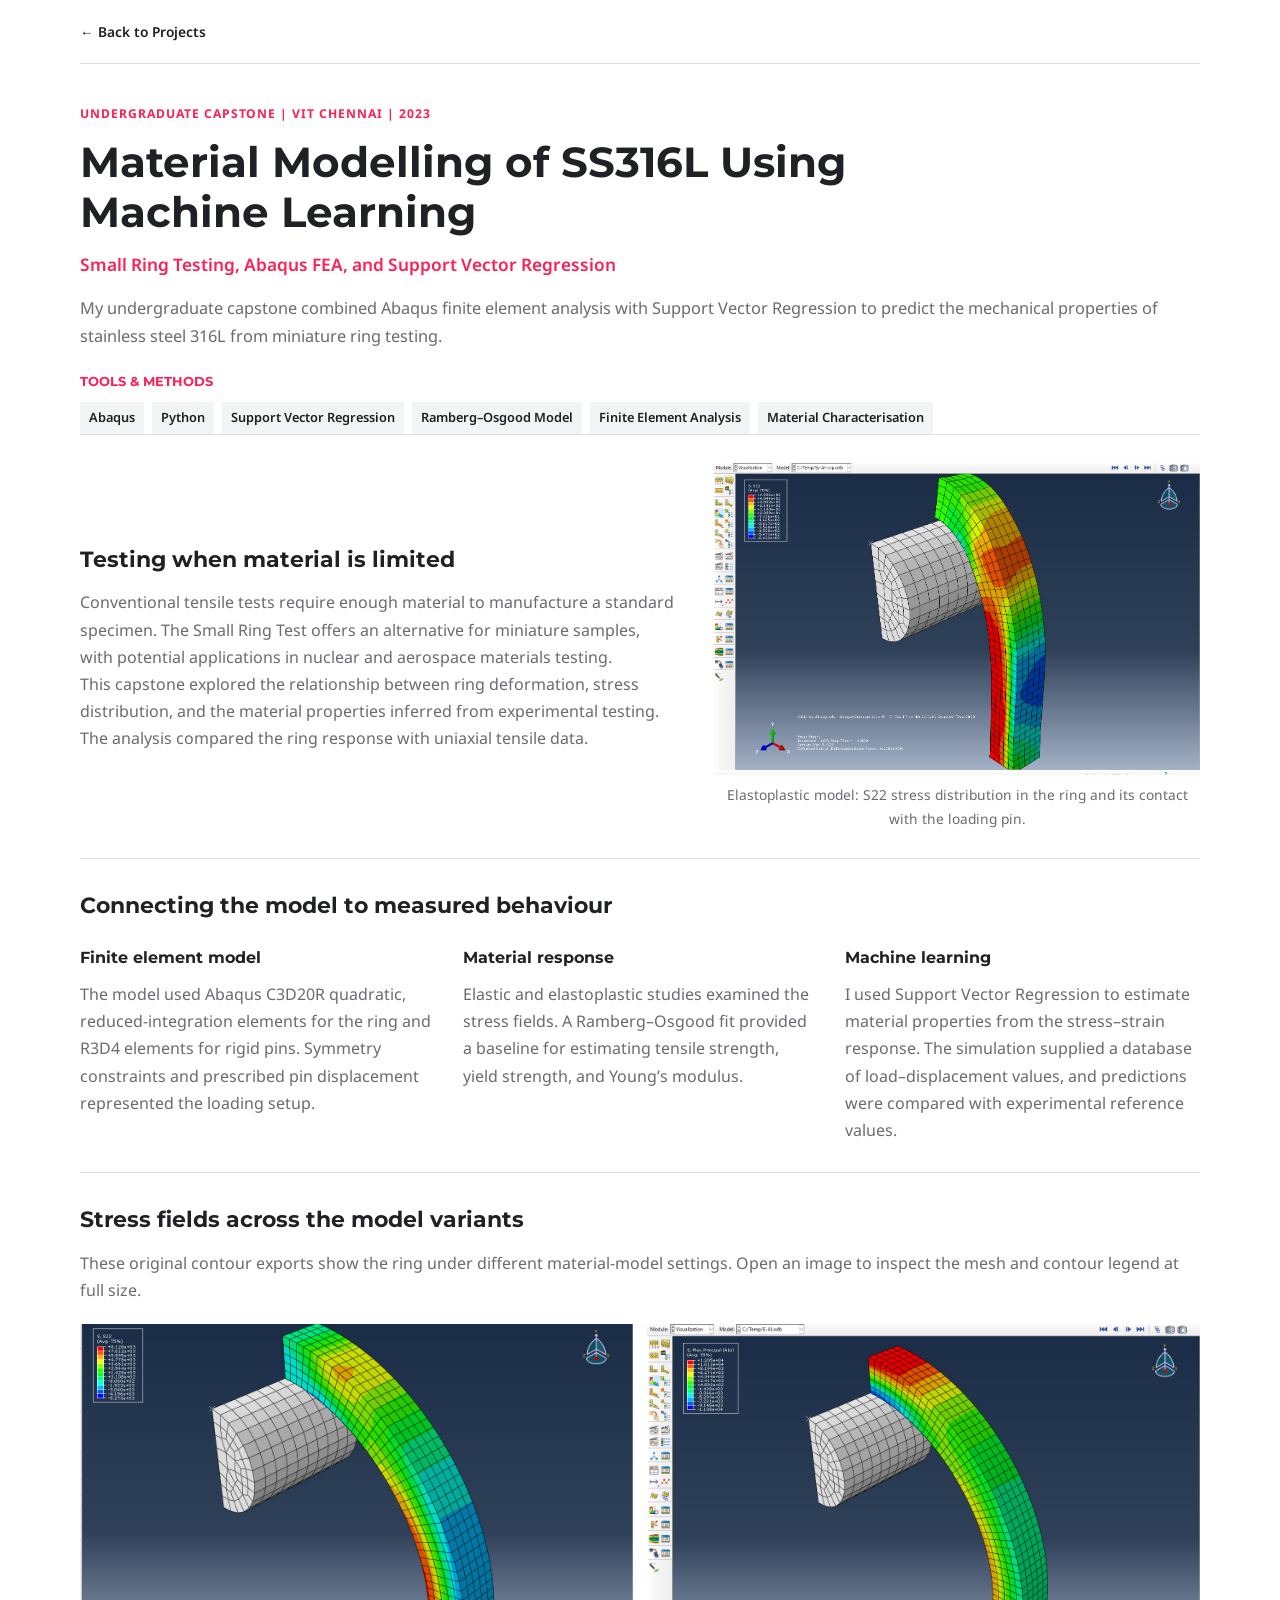
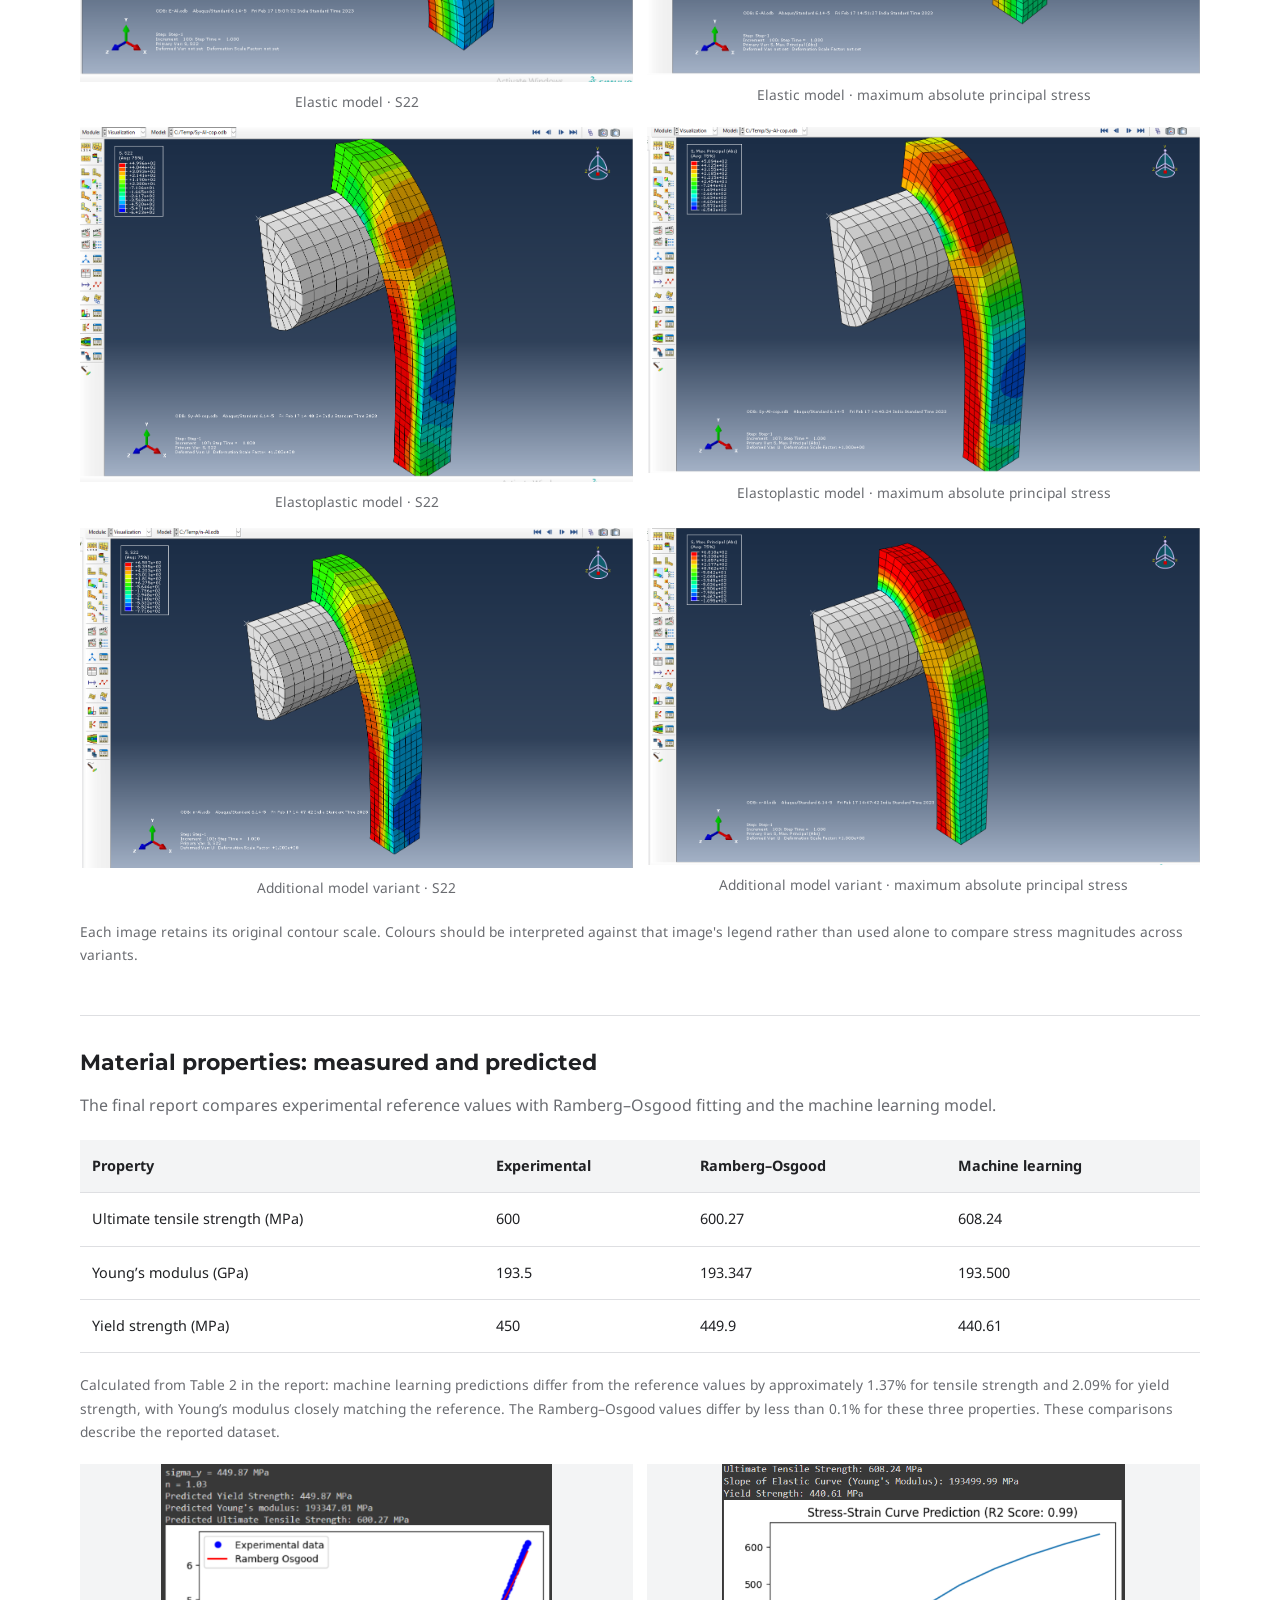
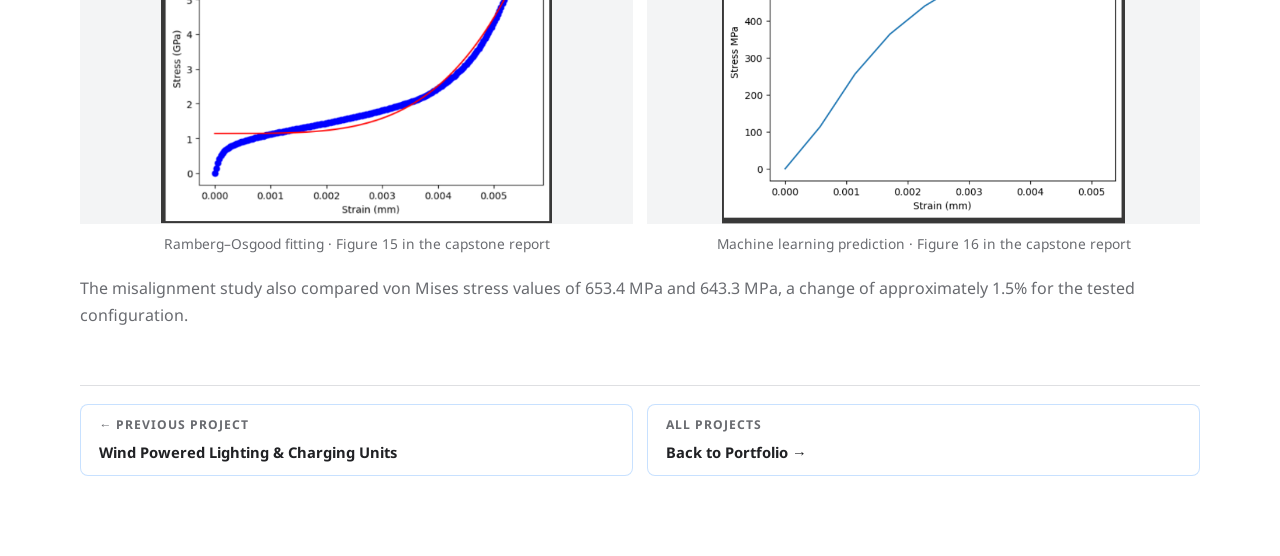
<file: project-five.html>
<!DOCTYPE html>
<html lang="en">
<head>
    <meta charset="UTF-8">
    <meta name="viewport" content="width=device-width, initial-scale=1.0">
    <meta name="theme-color" content="#202124">
    <title>Small Ring Test Capstone | Riya Vasan</title>
    <style>
        :root {
            --bg: #0b1016;
            --bg-2: #111b24;
            --card: #121d27;
            --text: #edf3f9;
            --muted: #b2bec9;
            --border: rgba(255,255,255,0.12);
            --accent: #ff8a3d;
            --accent-2: #62a8ff;
        }

        * { box-sizing: border-box; }
        html { scroll-behavior: smooth; }

        body {
            margin: 0;
            background:
                radial-gradient(circle at top left, rgba(98,168,255,0.16), transparent 18%),
                radial-gradient(circle at right bottom, rgba(255,138,61,0.12), transparent 20%),
                linear-gradient(180deg, var(--bg) 0%, var(--bg-2) 100%);
            color: var(--text);
            font-family: 'Segoe UI', Roboto, Helvetica, Arial, sans-serif;
            line-height: 1.55;
        }

        .page-wrap {
            width: min(100%, 1700px);
            margin: 0 auto;
            padding: 18px 18px 40px;
        }

        .back-link {
            position: sticky;
            top: 0;
            z-index: 50;
            display: block;
            margin-bottom: 14px;
            padding: 10px 0;
            background: rgba(11,16,22,0.94);
            backdrop-filter: blur(10px);
            border-bottom: 1px solid var(--border);
            color: var(--muted);
            font-weight: 700;
            text-decoration: none;
        }

        .back-link:hover { color: var(--accent-2); }

        .project-board {
            padding: clamp(20px, 3vw, 46px);
            border: 1px solid var(--border);
            border-radius: 24px;
            background: linear-gradient(145deg, rgba(30,37,42,0.98), rgba(19,24,28,0.99));
            box-shadow: 0 26px 60px rgba(0,0,0,0.3), inset 0 1px rgba(255,255,255,0.05);
        }

        .eyebrow {
            margin: 0 0 12px;
            color: var(--muted);
            font-size: 0.76rem;
            font-weight: 700;
            letter-spacing: 0.08em;
            text-transform: uppercase;
        }

        h1 {
            max-width: 1250px;
            margin: 0;
            font-size: clamp(2.15rem, 2vw + 1.3rem, 3.8rem);
            line-height: 1.08;
            letter-spacing: -0.04em;
        }

        .subtitle {
            margin: 12px 0 0;
            color: var(--accent);
            font-size: 1.08rem;
            font-weight: 650;
        }

        .intro {
            max-width: 1100px;
            margin: 16px 0 0;
            color: var(--muted);
            font-size: 1.02rem;
        }

        .tools-heading {
            margin: 20px 0 10px;
            color: var(--text);
            font-size: 0.8rem;
            letter-spacing: 0.08em;
            text-transform: uppercase;
        }

        .tools {
            display: flex;
            flex-wrap: wrap;
            gap: 8px;
        }

        .tool {
            padding: 6px 10px;
            border: 1px solid rgba(98,168,255,0.3);
            border-radius: 999px;
            background: rgba(98,168,255,0.08);
            color: #cfe0ff;
            font-size: 0.8rem;
            font-weight: 600;
        }

        .section {
            margin-top: 26px;
            padding: clamp(18px, 2.5vw, 24px);
            border: 1px solid rgba(255,255,255,0.08);
            border-radius: 14px;
            background: rgba(255,255,255,0.018);
            box-shadow: 0 10px 24px rgba(0,0,0,0.14);
        }

        .section h2 { margin: 0 0 12px; font-size: 1.35rem; }
        .section p { margin: 0; color: var(--muted); }

        .impact-metric {
            display: inline-flex;
            align-items: baseline;
            gap: 10px;
            margin-top: 16px;
        }

        .impact-metric strong {
            color: #808080;
            font-size: 2rem;
            line-height: 1;
            font-weight: 400;
        }

        .impact-metric span {
            color: var(--muted);
            font-size: 0.82rem;
            letter-spacing: 0.06em;
            text-transform: uppercase;
        }

        .split {
            display: grid;
            grid-template-columns: minmax(0, 1.1fr) minmax(280px, 0.9fr);
            gap: clamp(20px, 4vw, 40px);
            align-items: center;
        }

        figure { margin: 0; }

        figure img {
            display: block;
            width: 100%;
            height: auto;
            max-height: 520px;
            object-fit: contain;
            border: 1px solid var(--border);
            border-radius: 10px;
            background: rgba(255,255,255,0.02);
        }

        figcaption {
            margin-top: 8px;
            color: var(--muted);
            font-size: 0.86rem;
            text-align: center;
        }

        .lattice-gallery {
            display: grid;
            grid-template-columns: repeat(2, minmax(0, 1fr));
            gap: 14px;
        }

        .lattice-gallery figure img {
            max-height: 360px;
        }

        .publication-card {
            margin-top: 26px;
            padding: 22px 18px;
            border: 1px solid var(--border);
            border-radius: 14px;
            background: rgba(255,255,255,0.02);
        }

        .publication-card h2 { margin: 0 0 10px; font-size: 1.2rem; }
        .publication-card p { margin: 0 0 18px; color: var(--muted); }

        .buttons {
            display: flex;
            flex-wrap: wrap;
            justify-content: flex-end;
            gap: 12px;
        }

        .button,
        .project-nav a {
            display: inline-flex;
            align-items: center;
            justify-content: center;
            min-height: 44px;
            padding: 10px 18px;
            border: 1px solid rgba(98,168,255,0.35);
            border-radius: 8px;
            background: rgba(98,168,255,0.08);
            color: var(--text);
            font-weight: 700;
            text-decoration: none;
            transition: transform 0.18s ease, border-color 0.18s ease, background 0.18s ease;
        }

        .button:hover,
        .project-nav a:hover {
            transform: translateY(-1px);
            border-color: rgba(98,168,255,0.65);
            background: rgba(98,168,255,0.14);
        }

        .publication-card .button {
            min-height: 42px;
            padding: 9px 15px;
            border-color: rgba(255, 153, 87, 0.4);
            border-radius: 8px;
            color: #f2c29f;
            background: rgba(255, 138, 61, 0.1);
            font-size: 0.92rem;
        }

        .publication-card .button:hover {
            border-color: rgba(255, 153, 87, 0.62);
            background: rgba(255, 138, 61, 0.17);
        }

        .project-nav {
            display: grid;
            grid-template-columns: 1fr 1fr;
            gap: 14px;
            margin-top: 30px;
        }

        .project-nav a {
            flex-direction: column;
            align-items: flex-start;
            justify-content: center;
            gap: 4px;
            min-height: 0;
            font-size: 0.92rem;
            background: rgba(255,255,255,0.03);
            text-align: left;
        }

        .project-nav .direction {
            color: var(--muted);
            font-size: 0.76rem;
            letter-spacing: 0.08em;
            text-transform: uppercase;
        }

        .project-nav .title { font-weight: 700; }

        @media (max-width: 760px) {
            .split,
            .project-nav { grid-template-columns: 1fr; }
            .lattice-gallery { grid-template-columns: 1fr; }
            .buttons { flex-direction: column; }
            .button { width: 100%; }
        }
    </style>
    <link rel="preconnect" href="https://fonts.googleapis.com">
    <link rel="preconnect" href="https://fonts.gstatic.com" crossorigin>
    <link href="https://fonts.googleapis.com/css2?family=Montserrat:wght@500;600;700;800&amp;family=Noto+Sans:wght@400;500;600;700&amp;display=swap" rel="stylesheet">
    <link rel="stylesheet" href="portfolio-project-theme.css">
<style>
.capstone-method { display:grid; grid-template-columns:repeat(3,minmax(0,1fr)); gap:28px; margin-top:20px; }
.capstone-method h3 { font-size:1rem; margin:0 0 10px; }
.section .lead { margin-bottom:20px; }
.section .note { margin:20px 0; font-size:.86rem; }
.section .lattice-gallery + p { margin-top:20px; }
.capstone-table { overflow-x:auto; margin:20px 0; }
.capstone-table table { width:100%; border-collapse:collapse; text-align:left; font-size:.9rem; }
.capstone-table th,.capstone-table td { padding:14px 12px; border-bottom:1px solid var(--line); }
.capstone-table th { background:var(--soft); }
a:focus-visible { outline:2px solid var(--pink); outline-offset:4px; }
@media(max-width:760px) { .capstone-method { grid-template-columns:1fr; } }
</style>
</head>
<body><main class="page-wrap"><a class="back-link" href="./#projects">← Back to Projects</a><article class="project-board"><header><p class="eyebrow">Undergraduate Capstone | VIT Chennai | 2023</p>
<h1>Material Modelling of SS316L Using Machine Learning</h1>
<p class="subtitle">Small Ring Testing, Abaqus FEA, and Support Vector Regression</p>
<p class="intro">My undergraduate capstone combined Abaqus finite element analysis with Support Vector Regression to predict the mechanical properties of stainless steel 316L from miniature ring testing.</p>
<h2 class="tools-heading">Tools &amp; Methods</h2>
<div class="tools" aria-label="Tools and methods">
<span class="tool">Abaqus</span><span class="tool">Python</span><span class="tool">Support Vector Regression</span><span class="tool">Ramberg–Osgood Model</span><span class="tool">Finite Element Analysis</span><span class="tool">Material Characterisation</span>
</div></header><section class="section split"><div>
<h2>Testing when material is limited</h2>
<p>Conventional tensile tests require enough material to manufacture a standard specimen. The Small Ring Test offers an alternative for miniature samples, with potential applications in nuclear and aerospace materials testing.</p>
<p>This capstone explored the relationship between ring deformation, stress distribution, and the material properties inferred from experimental testing. The analysis compared the ring response with uniaxial tensile data.</p>
</div>
<figure><img src="assets/capstone/cp-elastoplastic-s22.png" alt="Abaqus S22 stress contour showing a curved ring specimen deforming around a rigid loading pin" width="1351" height="868"><figcaption>Elastoplastic model: S22 stress distribution in the ring and its contact with the loading pin.</figcaption></figure></section><section class="section"><h2>Connecting the model to measured behaviour</h2>
<div class="capstone-method">
<article><h3>Finite element model</h3>
<p>The model used Abaqus C3D20R quadratic, reduced-integration elements for the ring and R3D4 elements for rigid pins. Symmetry constraints and prescribed pin displacement represented the loading setup.</p></article><article><h3>Material response</h3>
<p>Elastic and elastoplastic studies examined the stress fields. A Ramberg–Osgood fit provided a baseline for estimating tensile strength, yield strength, and Young’s modulus.</p></article><article><h3>Machine learning</h3>
<p>I used Support Vector Regression to estimate material properties from the stress–strain response. The simulation supplied a database of load–displacement values, and predictions were compared with experimental reference values.</p></article>
</div></section>
<section id="stress-results" class="section"><h2>Stress fields across the model variants</h2>
<p class="lead">These original contour exports show the ring under different material-model settings. Open an image to inspect the mesh and contour legend at full size.</p>
<div class="lattice-gallery">
<figure><a href="assets/capstone/cp-elastic-s22.png"><img src="assets/capstone/cp-elastic-s22.png" loading="lazy" alt="Elastic ring model S22 stress contour"></a><figcaption>Elastic model · S22</figcaption></figure>
<figure><a href="assets/capstone/cp-elastic-smaxabs.png"><img src="assets/capstone/cp-elastic-smaxabs.png" loading="lazy" alt="Elastic ring model maximum absolute principal stress contour"></a><figcaption>Elastic model · maximum absolute principal stress</figcaption></figure>
<figure><a href="assets/capstone/cp-elastoplastic-s22.png"><img src="assets/capstone/cp-elastoplastic-s22.png" loading="lazy" alt="Elastoplastic ring model S22 stress contour"></a><figcaption>Elastoplastic model · S22</figcaption></figure>
<figure><a href="assets/capstone/cp-elastoplastic-smaxpabs.png"><img src="assets/capstone/cp-elastoplastic-smaxpabs.png" loading="lazy" alt="Elastoplastic ring model maximum absolute principal stress contour"></a><figcaption>Elastoplastic model · maximum absolute principal stress</figcaption></figure>
<figure><a href="assets/capstone/cp-n-s22.png"><img src="assets/capstone/cp-n-s22.png" loading="lazy" alt="Additional ring model variant S22 stress contour"></a><figcaption>Additional model variant · S22</figcaption></figure>
<figure><a href="assets/capstone/cp-n-smaxabs.png"><img src="assets/capstone/cp-n-smaxabs.png" loading="lazy" alt="Additional ring model variant maximum absolute principal stress contour"></a><figcaption>Additional model variant · maximum absolute principal stress</figcaption></figure>
</div>
<p class="note">Each image retains its original contour scale. Colours should be interpreted against that image's legend rather than used alone to compare stress magnitudes across variants.</p></section>
<section class="section"><h2>Material properties: measured and predicted</h2>
<p class="lead">The final report compares experimental reference values with Ramberg–Osgood fitting and the machine learning model.</p>
<div class="capstone-table"><table>
<thead><tr>
<th>Property</th>
<th>Experimental</th>
<th>Ramberg–Osgood</th>
<th>Machine learning</th>
</tr></thead>
<tbody>
<tr>
<td>Ultimate tensile strength (MPa)</td>
<td>600</td>
<td>600.27</td>
<td>608.24</td>
</tr>
<tr>
<td>Young’s modulus (GPa)</td>
<td>193.5</td>
<td>193.347</td>
<td>193.500</td>
</tr>
<tr>
<td>Yield strength (MPa)</td>
<td>450</td>
<td>449.9</td>
<td>440.61</td>
</tr>
</tbody>
</table></div>
<p class="note">Calculated from Table 2 in the report: machine learning predictions differ from the reference values by approximately 1.37% for tensile strength and 2.09% for yield strength, with Young’s modulus closely matching the reference. The Ramberg–Osgood values differ by less than 0.1% for these three properties. These comparisons describe the reported dataset.</p>
<div class="lattice-gallery">
<figure><a href="assets/capstone/fit-000.png"><img src="assets/capstone/fit-000.png" loading="lazy" alt="Ramberg–Osgood fitted stress–strain curve and predicted properties from the capstone report"></a><figcaption>Ramberg–Osgood fitting · Figure 15 in the capstone report</figcaption></figure><figure><a href="assets/capstone/fit-001.png"><img src="assets/capstone/fit-001.png" loading="lazy" alt="Support Vector Regression prediction curve and material properties from the capstone report"></a><figcaption>Machine learning prediction · Figure 16 in the capstone report</figcaption></figure>
</div>
<p>The misalignment study also compared von Mises stress values of 653.4 MPa and 643.3 MPa, a change of approximately 1.5% for the tested configuration.</p></section>
<nav class="project-nav" aria-label="Project navigation"><a href="project-four.html"><span class="direction">← Previous Project</span><span class="title">Wind Powered Lighting &amp; Charging Units</span></a><a href="./#projects"><span class="direction">All Projects</span><span class="title">Back to Portfolio →</span></a></nav></article></main></body>
</html>
</file>
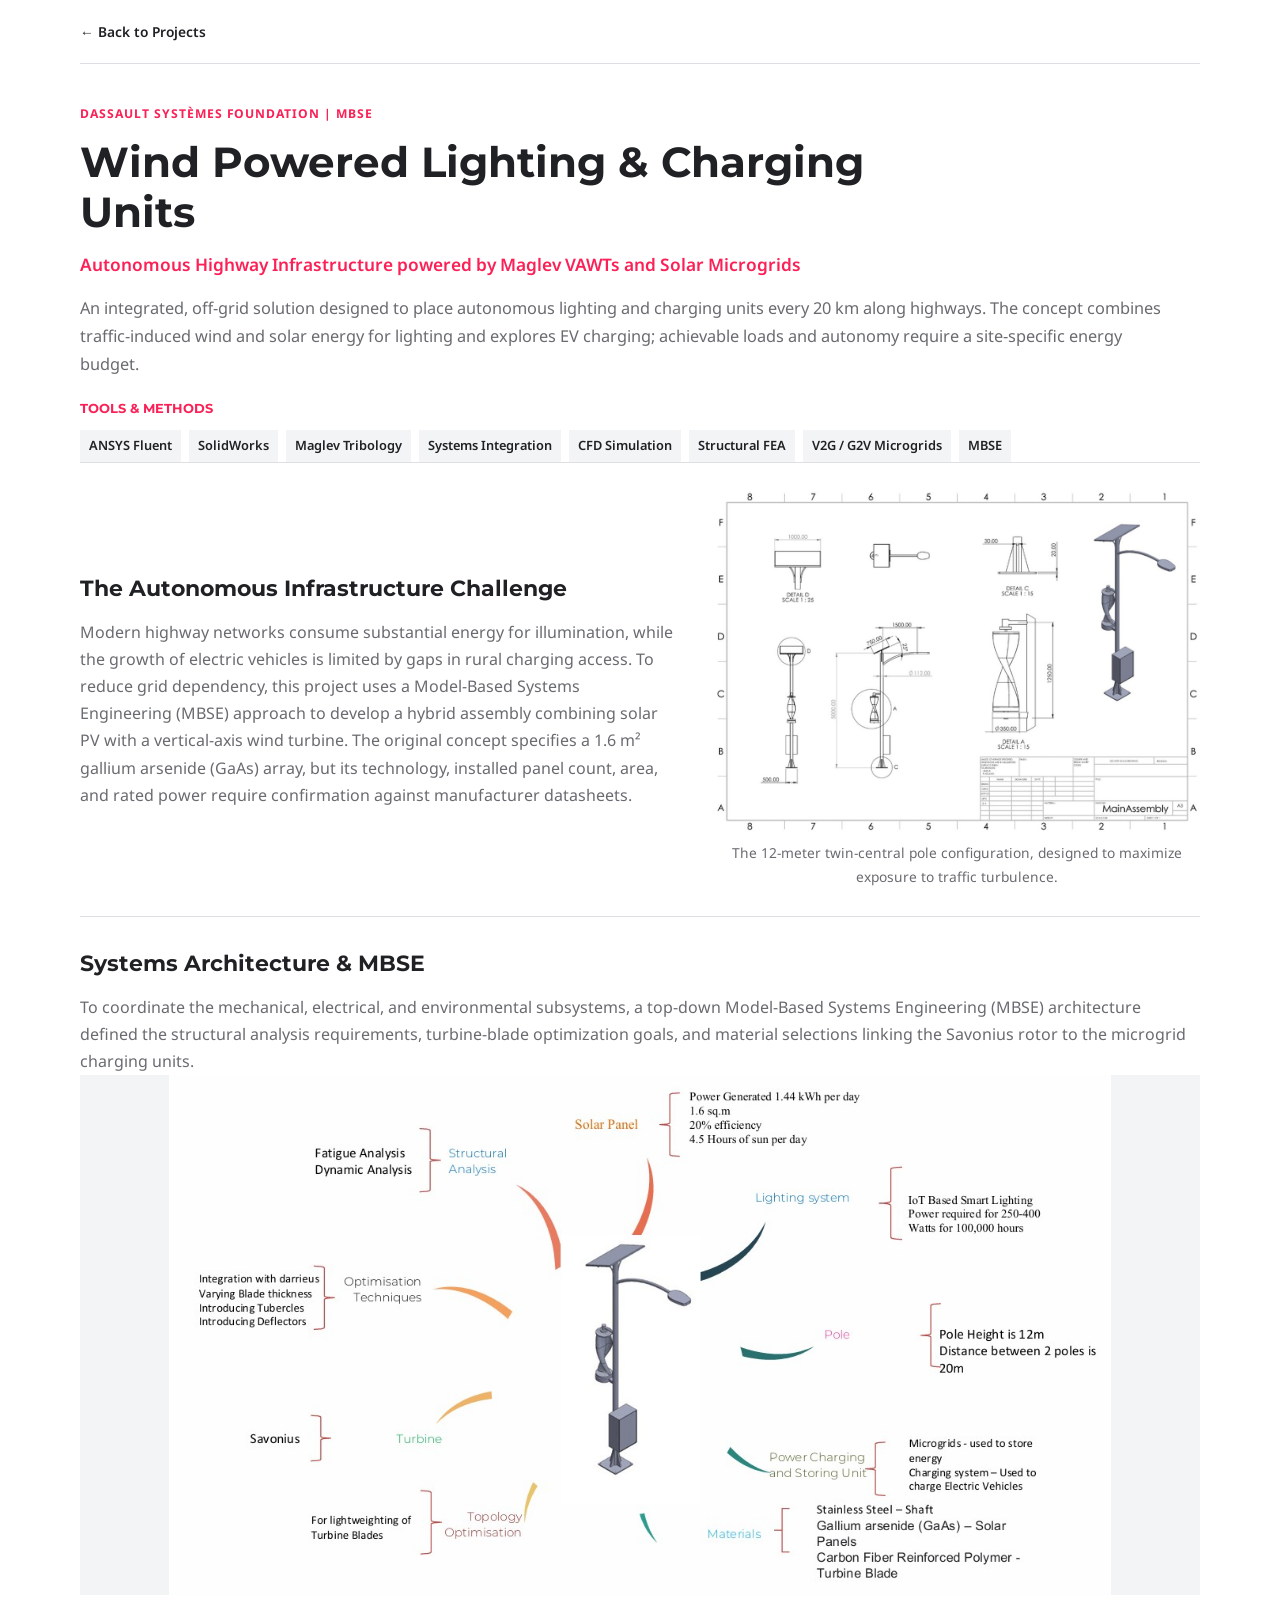
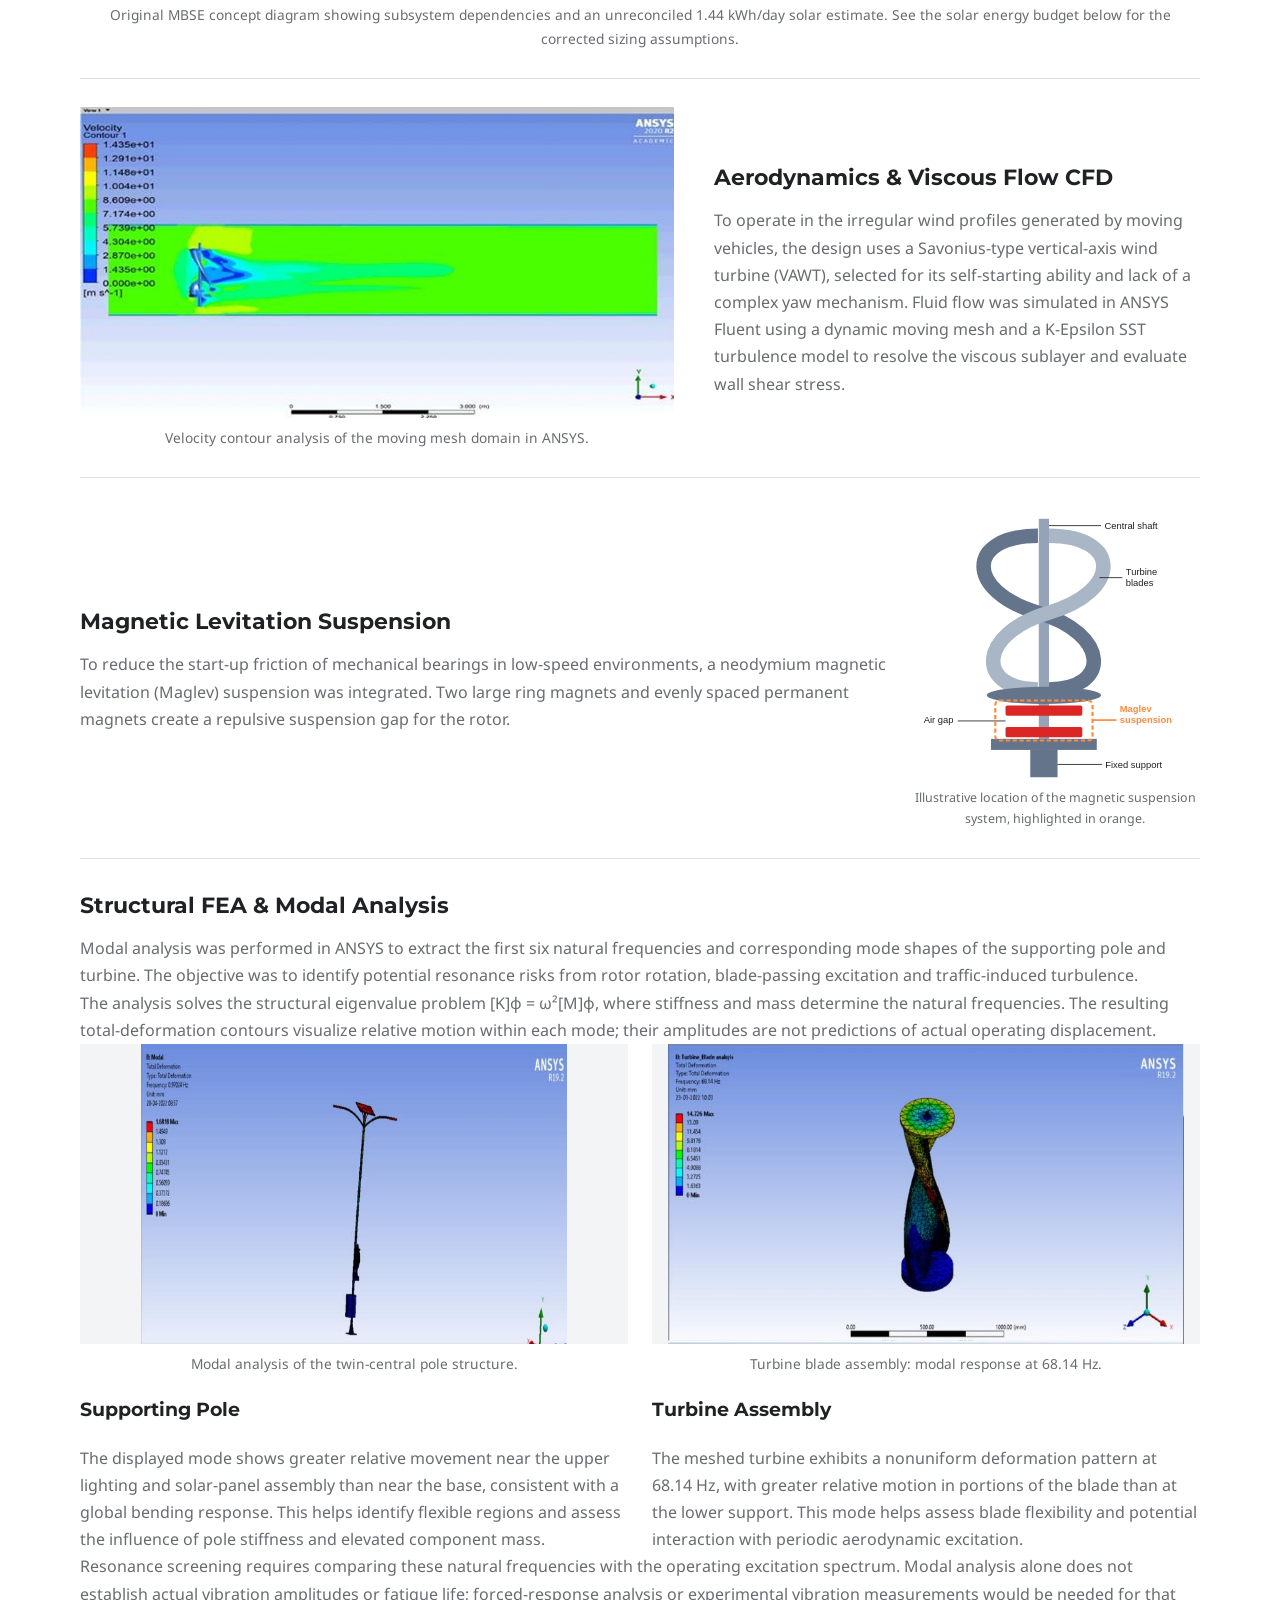
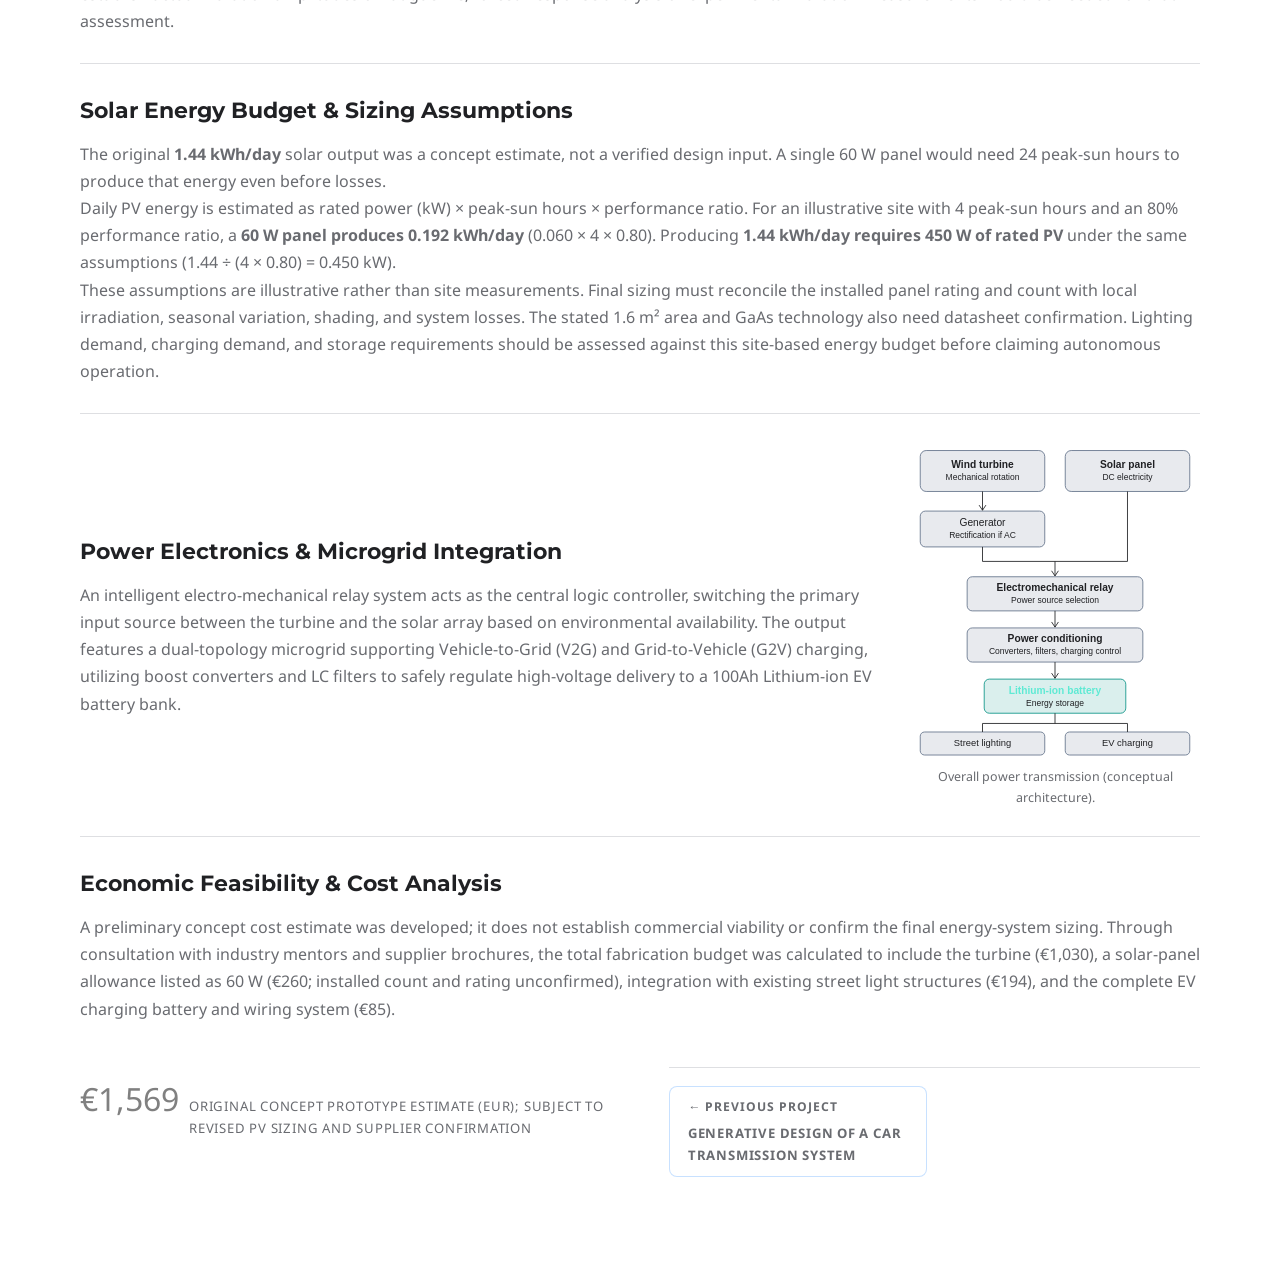
<file: project-four.html>
<!DOCTYPE html>
<html lang="en">
<head>
    <meta charset="UTF-8">
    <meta name="viewport" content="width=device-width, initial-scale=1.0">
    <meta name="theme-color" content="#05070b">
    <title>Wind Powered Lighting & Charging Units | Riya Vasan</title>
    <style>
        :root {
            --bg: #0b1016;
            --bg-2: #111b24;
            --card: #121d27;
            --text: #edf3f9;
            --muted: #b2bec9;
            --border: rgba(255,255,255,0.12);
            --accent: #ff8a3d;
            --accent-2: #62a8ff;
        }

        * { box-sizing: border-box; }
        html { scroll-behavior: smooth; }

        body {
            margin: 0;
            background:
                radial-gradient(circle at top left, rgba(98,168,255,0.16), transparent 18%),
                radial-gradient(circle at right bottom, rgba(255,138,61,0.12), transparent 20%),
                linear-gradient(180deg, var(--bg) 0%, var(--bg-2) 100%);
            color: var(--text);
            font-family: 'Segoe UI', Roboto, Helvetica, Arial, sans-serif;
            line-height: 1.55;
        }

        .page-wrap {
            width: min(100%, 1700px);
            margin: 0 auto;
            padding: 18px 18px 40px;
        }

        .back-link {
            position: sticky;
            top: 0;
            z-index: 50;
            display: block;
            margin-bottom: 14px;
            padding: 10px 0;
            background: rgba(11,16,22,0.94);
            backdrop-filter: blur(10px);
            border-bottom: 1px solid var(--border);
            color: var(--muted);
            font-weight: 700;
            text-decoration: none;
        }

        .back-link:hover { color: var(--accent-2); }

        .project-board {
            padding: clamp(20px, 3vw, 46px);
            border: 1px solid var(--border);
            border-radius: 24px;
            background: linear-gradient(145deg, rgba(30,37,42,0.98), rgba(19,24,28,0.99));
            box-shadow: 0 26px 60px rgba(0,0,0,0.3), inset 0 1px rgba(255,255,255,0.05);
        }

        .eyebrow {
            margin: 0 0 12px;
            color: var(--muted);
            font-size: 0.76rem;
            font-weight: 700;
            letter-spacing: 0.08em;
            text-transform: uppercase;
        }

        h1 {
            max-width: 1250px;
            margin: 0;
            font-size: clamp(2.15rem, 2vw + 1.3rem, 3.8rem);
            line-height: 1.08;
            letter-spacing: -0.04em;
        }

        .subtitle {
            margin: 12px 0 0;
            color: var(--accent);
            font-size: 1.08rem;
            font-weight: 650;
        }

        .intro {
            max-width: 1100px;
            margin: 16px 0 0;
            color: var(--muted);
            font-size: 1.02rem;
        }

        .tools-heading {
            margin: 20px 0 10px;
            color: var(--text);
            font-size: 0.8rem;
            letter-spacing: 0.08em;
            text-transform: uppercase;
        }

        .tools {
            display: flex;
            flex-wrap: wrap;
            gap: 8px;
        }

        .tool {
            padding: 6px 10px;
            border: 1px solid rgba(98,168,255,0.3);
            border-radius: 999px;
            background: rgba(98,168,255,0.08);
            color: #cfe0ff;
            font-size: 0.8rem;
            font-weight: 600;
        }

        .section {
            margin-top: 26px;
            padding: clamp(18px, 2.5vw, 24px);
            border: 1px solid rgba(255,255,255,0.08);
            border-radius: 14px;
            background: rgba(255,255,255,0.018);
            box-shadow: 0 10px 24px rgba(0,0,0,0.14);
        }

        .section h2 { margin: 0 0 12px; font-size: 1.35rem; }
        .section p { margin: 0; color: var(--muted); }

        .impact-metric {
            display: inline-flex;
            align-items: baseline;
            gap: 10px;
            margin-top: 16px;
        }

        .impact-metric strong {
            color: #808080;
            font-size: 2rem;
            line-height: 1;
            font-weight: 400;
        }

        .impact-metric span {
            color: var(--muted);
            font-size: 0.82rem;
            letter-spacing: 0.06em;
            text-transform: uppercase;
        }

        .split {
            display: grid;
            grid-template-columns: minmax(0, 1.1fr) minmax(280px, 0.9fr);
            gap: clamp(20px, 4vw, 40px);
            align-items: center;
        }

        figure { margin: 0; }

        figure img {
            display: block;
            width: 100%;
            height: auto;
            max-height: 520px;
            object-fit: contain;
            border: 1px solid var(--border);
            border-radius: 10px;
            background: rgba(255,255,255,0.02);
        }

        figcaption {
            margin-top: 8px;
            color: var(--muted);
            font-size: 0.86rem;
            text-align: center;
        }

        .lattice-gallery {
            display: grid;
            grid-template-columns: repeat(2, minmax(0, 1fr));
            gap: 14px;
        }

        .lattice-gallery figure img {
            max-height: 360px;
        }

        .publication-card {
            margin-top: 26px;
            padding: 22px 18px;
            border: 1px solid var(--border);
            border-radius: 14px;
            background: rgba(255,255,255,0.02);
        }

        .publication-card h2 { margin: 0 0 10px; font-size: 1.2rem; }
        .publication-card p { margin: 0 0 18px; color: var(--muted); }

        .buttons {
            display: flex;
            flex-wrap: wrap;
            justify-content: flex-end;
            gap: 12px;
        }

        .button,
        .project-nav a {
            display: inline-flex;
            align-items: center;
            justify-content: center;
            min-height: 44px;
            padding: 10px 18px;
            border: 1px solid rgba(98,168,255,0.35);
            border-radius: 8px;
            background: rgba(98,168,255,0.08);
            color: var(--text);
            font-weight: 700;
            text-decoration: none;
            transition: transform 0.18s ease, border-color 0.18s ease, background 0.18s ease;
        }

        .button:hover,
        .project-nav a:hover {
            transform: translateY(-1px);
            border-color: rgba(98,168,255,0.65);
            background: rgba(98,168,255,0.14);
        }

        .publication-card .button {
            min-height: 42px;
            padding: 9px 15px;
            border-color: rgba(255, 153, 87, 0.4);
            border-radius: 8px;
            color: #f2c29f;
            background: rgba(255, 138, 61, 0.1);
            font-size: 0.92rem;
        }

        .publication-card .button:hover {
            border-color: rgba(255, 153, 87, 0.62);
            background: rgba(255, 138, 61, 0.17);
        }

        .project-nav {
            display: grid;
            grid-template-columns: 1fr 1fr;
            gap: 14px;
            margin-top: 30px;
        }

        .project-nav a {
            flex-direction: column;
            align-items: flex-start;
            justify-content: center;
            gap: 4px;
            min-height: 0;
            font-size: 0.92rem;
            background: rgba(255,255,255,0.03);
            text-align: left;
        }

        .project-nav .direction {
            color: var(--muted);
            font-size: 0.76rem;
            letter-spacing: 0.08em;
            text-transform: uppercase;
        }

        .project-nav .title { font-weight: 700; }

        @media (max-width: 760px) {
            .split,
            .project-nav { grid-template-columns: 1fr; }
            .lattice-gallery { grid-template-columns: 1fr; }
            .buttons { flex-direction: column; }
            .button { width: 100%; }
        }
    
.compact-diagram { width: min(100%, 290px); margin: 0 auto; align-self: start; }
.compact-diagram svg { display:block; width:100%; height:auto; color:var(--text); }
.compact-diagram figcaption { font-size:.78rem; }
.diagram-pair { display:grid; grid-template-columns:minmax(0,1fr) minmax(0,290px); gap:20px; align-items:start; }
@media(max-width:700px){.diagram-pair{grid-template-columns:1fr;}}
 
        section[aria-labelledby="maglev-title"] .diagram-pair,
        section[aria-labelledby="microgrid-title"] .diagram-pair { grid-template-columns: minmax(0,1fr) minmax(0,290px); align-items:center; width:100%; }
        section[aria-labelledby="modal-title"] .lattice-gallery { display:grid; grid-template-columns:repeat(2,minmax(0,1fr)); gap:24px; align-items:start; }
        section[aria-labelledby="modal-title"] .lattice-gallery img { width:100%; height: auto; max-height:300px; object-fit:contain; }
        @media(max-width:700px){section[aria-labelledby="maglev-title"] .diagram-pair,section[aria-labelledby="microgrid-title"] .diagram-pair,section[aria-labelledby="modal-title"] .lattice-gallery{grid-template-columns:1fr;}}
</style>
    <link rel="preconnect" href="https://fonts.googleapis.com">
    <link rel="preconnect" href="https://fonts.gstatic.com" crossorigin>
    <link href="https://fonts.googleapis.com/css2?family=Montserrat:wght@500;600;700;800&family=Noto+Sans:wght@400;500;600;700&display=swap" rel="stylesheet">
    <link rel="stylesheet" href="portfolio-project-theme.css">
</head>
<body>
    <main class="page-wrap">
        <a class="back-link" href="./#projects">← Back to Projects</a>

        <article class="project-board">
            <header>
                <p class="eyebrow">Dassault Systèmes Foundation | MBSE</p>
                <h1>Wind Powered Lighting &amp; Charging Units</h1>
                <p class="subtitle">Autonomous Highway Infrastructure powered by Maglev VAWTs and Solar Microgrids</p>
                <p class="intro">An integrated, off-grid solution designed to place autonomous lighting and charging units every 20 km along highways. The concept combines traffic-induced wind and solar energy for lighting and explores EV charging; achievable loads and autonomy require a site-specific energy budget.</p>
                <h2 class="tools-heading">Tools &amp; Methods</h2>
                <div class="tools" aria-label="Tools and methods">
                    <span class="tool">ANSYS Fluent</span>
                    <span class="tool">SolidWorks</span>
                    <span class="tool">Maglev Tribology</span>
                    <span class="tool">Systems Integration</span>
                    <span class="tool">CFD Simulation</span>
                    <span class="tool">Structural FEA</span>
                    <span class="tool">V2G / G2V Microgrids</span>
                    <span class="tool">MBSE</span>
                </div>
            </header>

            <section class="section split" aria-labelledby="challenge-title">
                <div>
                    <h2 id="challenge-title">The Autonomous Infrastructure Challenge</h2>
                    <p>Modern highway networks consume substantial energy for illumination, while the growth of electric vehicles is limited by gaps in rural charging access. To reduce grid dependency, this project uses a Model-Based Systems Engineering (MBSE) approach to develop a hybrid assembly combining solar PV with a vertical-axis wind turbine. The original concept specifies a 1.6 m² gallium arsenide (GaAs) array, but its technology, installed panel count, area, and rated power require confirmation against manufacturer datasheets.</p>
                </div>
                <figure>
                    <img src="main_assembly.jpg" alt="CAD Render of the highway light pole featuring the solar panel and Savonius turbine">
                    <figcaption>The 12-meter twin-central pole configuration, designed to maximize exposure to traffic turbulence.</figcaption>
                </figure>
            </section>

            <section class="section" aria-labelledby="mbse-title">
                <h2 id="mbse-title">Systems Architecture &amp; MBSE</h2>
                <p>To coordinate the mechanical, electrical, and environmental subsystems, a top-down Model-Based Systems Engineering (MBSE) architecture defined the structural analysis requirements, turbine-blade optimization goals, and material selections linking the Savonius rotor to the microgrid charging units.</p>
                <figure>
                    <img src="overview.jpg" alt="Systems architecture diagram mapping the structural, material, and power parameters for the turbine, solar panel, and pole">
                    <figcaption>Original MBSE concept diagram showing subsystem dependencies and an unreconciled 1.44 kWh/day solar estimate. See the solar energy budget below for the corrected sizing assumptions.</figcaption>
                </figure>
            </section>

            <section class="section split" aria-labelledby="aerodynamics-title">
                <figure>
                    <img src="cfd_velocity_contour.jpg" alt="ANSYS Fluent Velocity Contour map of the Savonius VAWT">
                    <figcaption>Velocity contour analysis of the moving mesh domain in ANSYS.</figcaption>
                </figure>
                <div>
                    <h2 id="aerodynamics-title">Aerodynamics &amp; Viscous Flow CFD</h2>
                    <p>To operate in the irregular wind profiles generated by moving vehicles, the design uses a Savonius-type vertical-axis wind turbine (VAWT), selected for its self-starting ability and lack of a complex yaw mechanism. Fluid flow was simulated in ANSYS Fluent using a dynamic moving mesh and a K-Epsilon SST turbulence model to resolve the viscous sublayer and evaluate wall shear stress.</p>
                </div>
            </section>

            <section class="section" aria-labelledby="maglev-title">
                <div class="diagram-pair"><div>
                    <h2 id="maglev-title">Magnetic Levitation Suspension</h2>
                    <p>To reduce the start-up friction of mechanical bearings in low-speed environments, a neodymium magnetic levitation (Maglev) suspension was integrated. Two large ring magnets and evenly spaced permanent magnets create a repulsive suspension gap for the rotor.</p></div><figure class="compact-diagram"><svg xmlns="http://www.w3.org/2000/svg" viewBox="0 0 340 320" role="img" aria-label="Illustrative magnetic suspension location" font-family="Segoe UI, sans-serif"><rect x="151" y="15" width="12" height="275" fill="#94a3b8"/><path d="M150 35C65 35 65 100 150 125S235 215 163 215" stroke="#64748b" stroke-width="17" fill="none"/><path d="M163 35C248 35 248 100 163 125S78 215 150 215" stroke="#a8b6c5" stroke-width="17" fill="none"/><ellipse cx="157" cy="222" rx="67" ry="10" fill="#64748b"/><rect x="112" y="234" width="90" height="12" rx="2" fill="#dc2626"/><rect x="112" y="259" width="90" height="12" rx="2" fill="#dc2626"/><rect x="95" y="273" width="124" height="13" fill="#64748b"/><rect x="141" y="286" width="32" height="32" fill="#64748b"/><rect x="100" y="228" width="114" height="47" rx="5" stroke="#ff8a3d" stroke-width="2.5" stroke-dasharray="5 3" fill="none"/><path d="M214 251H242" stroke="#ff8a3d" stroke-width="2"/><g font-size="11" fill="currentColor"><text x="246" y="242" fill="#ff8a3d" font-weight="bold">Maglev</text><text x="246" y="255" fill="#ff8a3d" font-weight="bold">suspension</text><path d="M163 23H224M222 84H249M112 252H56M173 303H225" stroke="currentColor"/><text x="228" y="27">Central shaft</text><text x="253" y="81">Turbine</text><text x="253" y="94">blades</text><text x="51" y="255" text-anchor="end">Air gap</text><text x="229" y="307">Fixed support</text></g></svg><figcaption>Illustrative location of the magnetic suspension system, highlighted in orange.</figcaption></figure>
                </div>
                </section>

            <section class="section" aria-labelledby="modal-title">
                <h2 id="modal-title">Structural FEA &amp; Modal Analysis</h2>
                <p>Modal analysis was performed in ANSYS to extract the first six natural frequencies and corresponding mode shapes of the supporting pole and turbine. The objective was to identify potential resonance risks from rotor rotation, blade-passing excitation and traffic-induced turbulence.</p>
                <p>The analysis solves the structural eigenvalue problem [K]φ = ω²[M]φ, where stiffness and mass determine the natural frequencies. The resulting total-deformation contours visualize relative motion within each mode; their amplitudes are not predictions of actual operating displacement.</p>
                <div class="lattice-gallery">
                    <div><figure><img src="fea_pole.jpg" alt="ANSYS modal deformation contour of the twin-central pole"><figcaption>Modal analysis of the twin-central pole structure.</figcaption></figure>
                    <h3>Supporting Pole</h3><p>The displayed mode shows greater relative movement near the upper lighting and solar-panel assembly than near the base, consistent with a global bending response. This helps identify flexible regions and assess the influence of pole stiffness and elevated component mass.</p></div>
                    <div><figure><img src="fea_turbine.jpg" alt="ANSYS modal deformation contour of the meshed turbine"><figcaption>Turbine blade assembly: modal response at 68.14 Hz.</figcaption></figure>
                    <h3>Turbine Assembly</h3><p>The meshed turbine exhibits a nonuniform deformation pattern at 68.14 Hz, with greater relative motion in portions of the blade than at the lower support. This mode helps assess blade flexibility and potential interaction with periodic aerodynamic excitation.</p></div>
                </div>
                <p>Resonance screening requires comparing these natural frequencies with the operating excitation spectrum. Modal analysis alone does not establish actual vibration amplitudes or fatigue life; forced-response analysis or experimental vibration measurements would be needed for that assessment.</p>
            </section>

            <section class="section" aria-labelledby="solar-budget-title">
                <h2 id="solar-budget-title">Solar Energy Budget &amp; Sizing Assumptions</h2>
                <p>The original <strong>1.44 kWh/day</strong> solar output was a concept estimate, not a verified design input. A single 60 W panel would need 24 peak-sun hours to produce that energy even before losses.</p>
                <p>Daily PV energy is estimated as rated power (kW) × peak-sun hours × performance ratio. For an illustrative site with 4 peak-sun hours and an 80% performance ratio, a <strong>60 W panel produces 0.192 kWh/day</strong> (0.060 × 4 × 0.80). Producing <strong>1.44 kWh/day requires 450 W of rated PV</strong> under the same assumptions (1.44 ÷ (4 × 0.80) = 0.450 kW).</p>
                <p>These assumptions are illustrative rather than site measurements. Final sizing must reconcile the installed panel rating and count with local irradiation, seasonal variation, shading, and system losses. The stated 1.6 m² area and GaAs technology also need datasheet confirmation. Lighting demand, charging demand, and storage requirements should be assessed against this site-based energy budget before claiming autonomous operation.</p>
            </section>

            <section class="section" aria-labelledby="microgrid-title"><div class="diagram-pair"><div><h2 id="microgrid-title">Power Electronics &amp; Microgrid Integration</h2>
                <p>An intelligent electro-mechanical relay system acts as the central logic controller, switching the primary input source between the turbine and the solar array based on environmental availability. The output features a dual-topology microgrid supporting Vehicle-to-Grid (V2G) and Grid-to-Vehicle (G2V) charging, utilizing boost converters and LC filters to safely regulate high-voltage delivery to a 100Ah Lithium-ion EV battery bank.</p></div><figure class="compact-diagram"><svg xmlns="http://www.w3.org/2000/svg" viewBox="0 0 340 370" role="img" aria-label="Overall power transmission" font-family="Segoe UI, sans-serif"><g fill="#64748b" fill-opacity=".15" stroke="#64748b"><rect x="12" y="10" width="146" height="48" rx="7"/><rect x="182" y="10" width="146" height="48" rx="7"/><rect x="12" y="81" width="146" height="42" rx="6"/><rect x="67" y="158" width="206" height="40" rx="6"/><rect x="67" y="218" width="206" height="40" rx="6"/><rect x="12" y="340" width="146" height="27" rx="5"/><rect x="182" y="340" width="146" height="27" rx="5"/></g><rect x="87" y="278" width="166" height="40" rx="6" fill="#0d9488" fill-opacity=".15" stroke="#0d9488"/><g stroke="currentColor" fill="none"><path d="M85 58V80m-4-6 4 6 4-6M85 123V140H170V157M255 58V140H170M166 151l4 6 4-6M170 198V217m-4-6 4 6 4-6M170 258V277m-4-6 4 6 4-6M170 318V330H85V340M170 330H255V340"/></g><g text-anchor="middle" fill="currentColor" font-size="12"><text x="85" y="30" font-weight="bold">Wind turbine</text><text x="85" y="45" font-size="10">Mechanical rotation</text><text x="255" y="30" font-weight="bold">Solar panel</text><text x="255" y="45" font-size="10">DC electricity</text><text x="85" y="99">Generator</text><text x="85" y="113" font-size="10">Rectification if AC</text><text x="170" y="175" font-weight="bold">Electromechanical relay</text><text x="170" y="189" font-size="10">Power source selection</text><text x="170" y="235" font-weight="bold">Power conditioning</text><text x="170" y="249" font-size="10">Converters, filters, charging control</text><text x="170" y="295" font-weight="bold" fill="#5eead4">Lithium-ion battery</text><text x="170" y="309" font-size="10">Energy storage</text><text x="85" y="357" font-size="11">Street lighting</text><text x="255" y="357" font-size="11">EV charging</text></g></svg><figcaption>Overall power transmission (conceptual architecture).</figcaption></figure></div>
            </section>
            
            <section class="section" aria-labelledby="cost-title">
                <h2 id="cost-title">Economic Feasibility &amp; Cost Analysis</h2>
                <p>A preliminary concept cost estimate was developed; it does not establish commercial viability or confirm the final energy-system sizing. Through consultation with industry mentors and supplier brochures, the total fabrication budget was calculated to include the turbine (€1,030), a solar-panel allowance listed as 60 W (€260; installed count and rating unconfirmed), integration with existing street light structures (€194), and the complete EV charging battery and wiring system (€85).</p>
                <div class="impact-metric" aria-label="Total fabrication cost">
                    <strong>€1,569</strong>
                    <span>Original Concept Prototype Estimate (EUR); subject to revised PV sizing and supplier confirmation</span>

            <nav class="project-nav" aria-label="Project navigation">
                <a href="project-three.html">
                    <span class="direction">← Previous Project</span>
                    <span class="title">Generative Design of a Car Transmission System</span>
                </a>
            </nav>
        </article>
    </main>
</body>
</html>
</file>
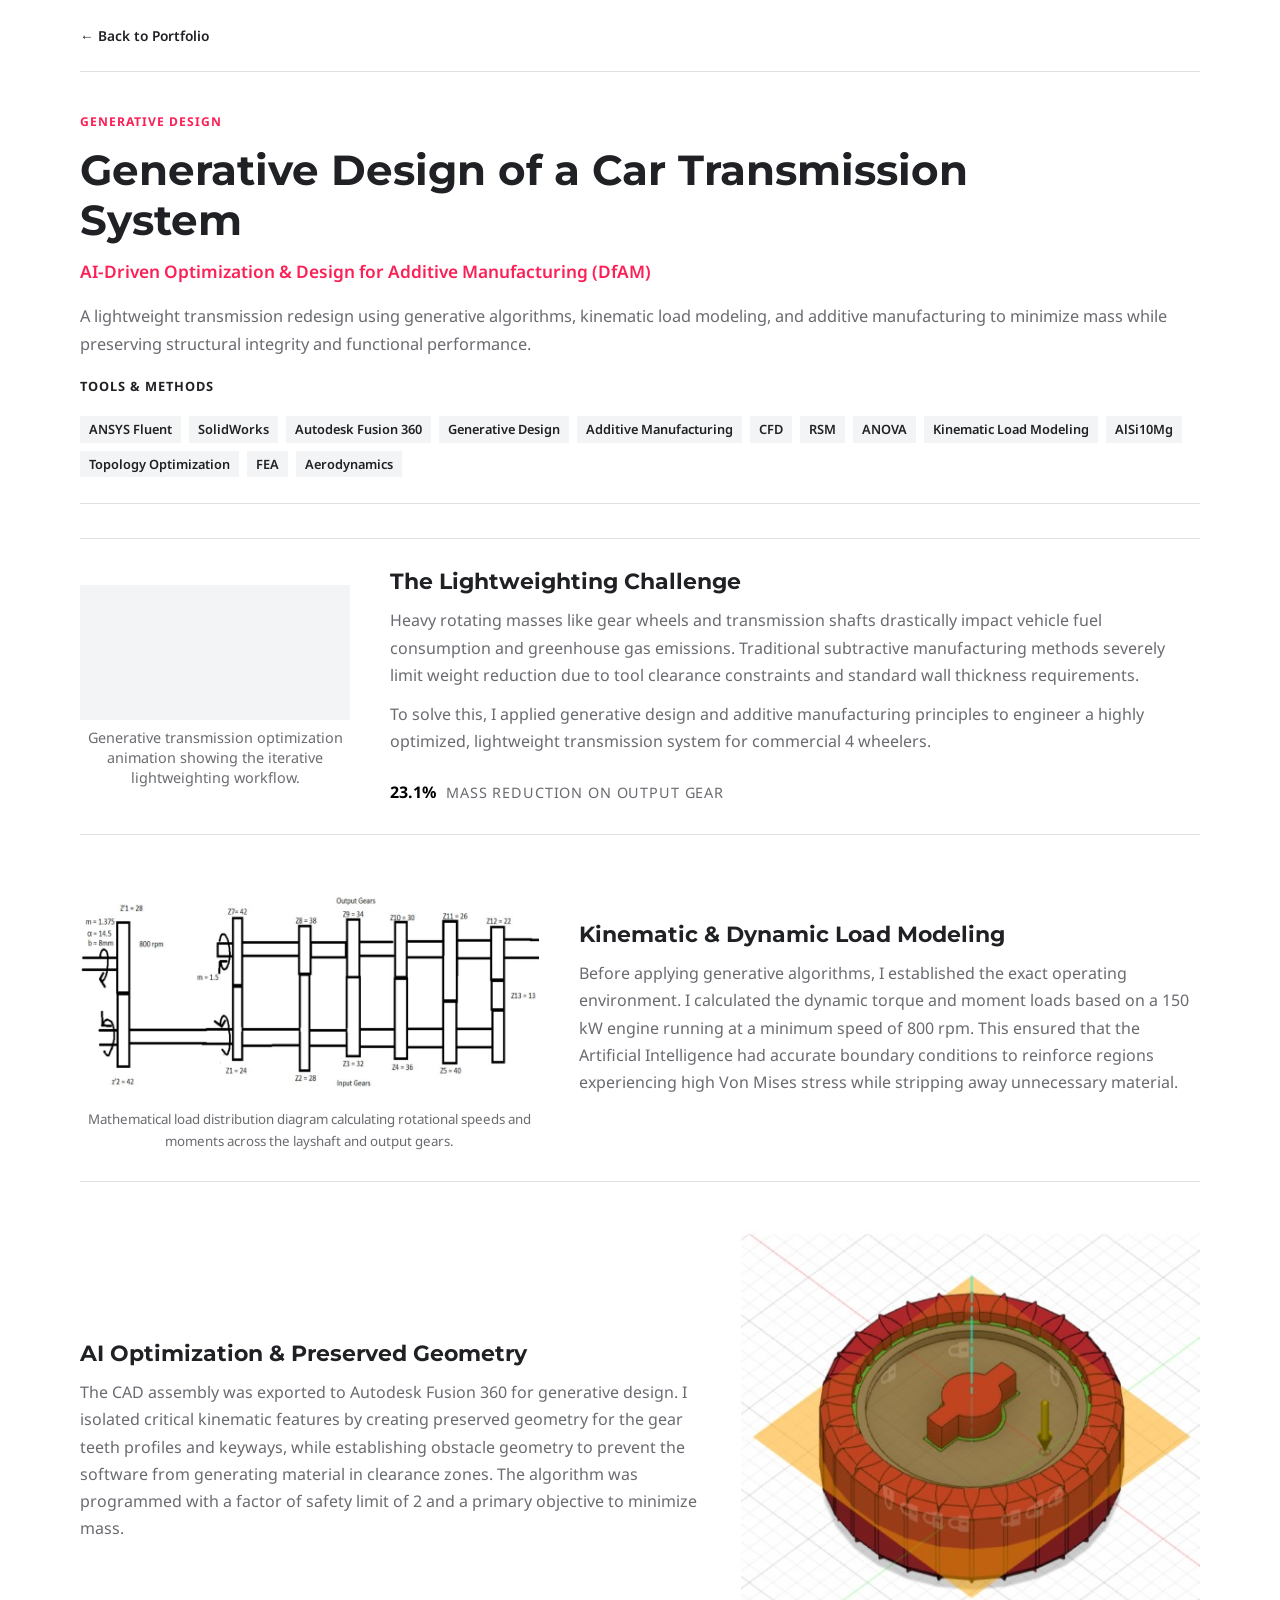
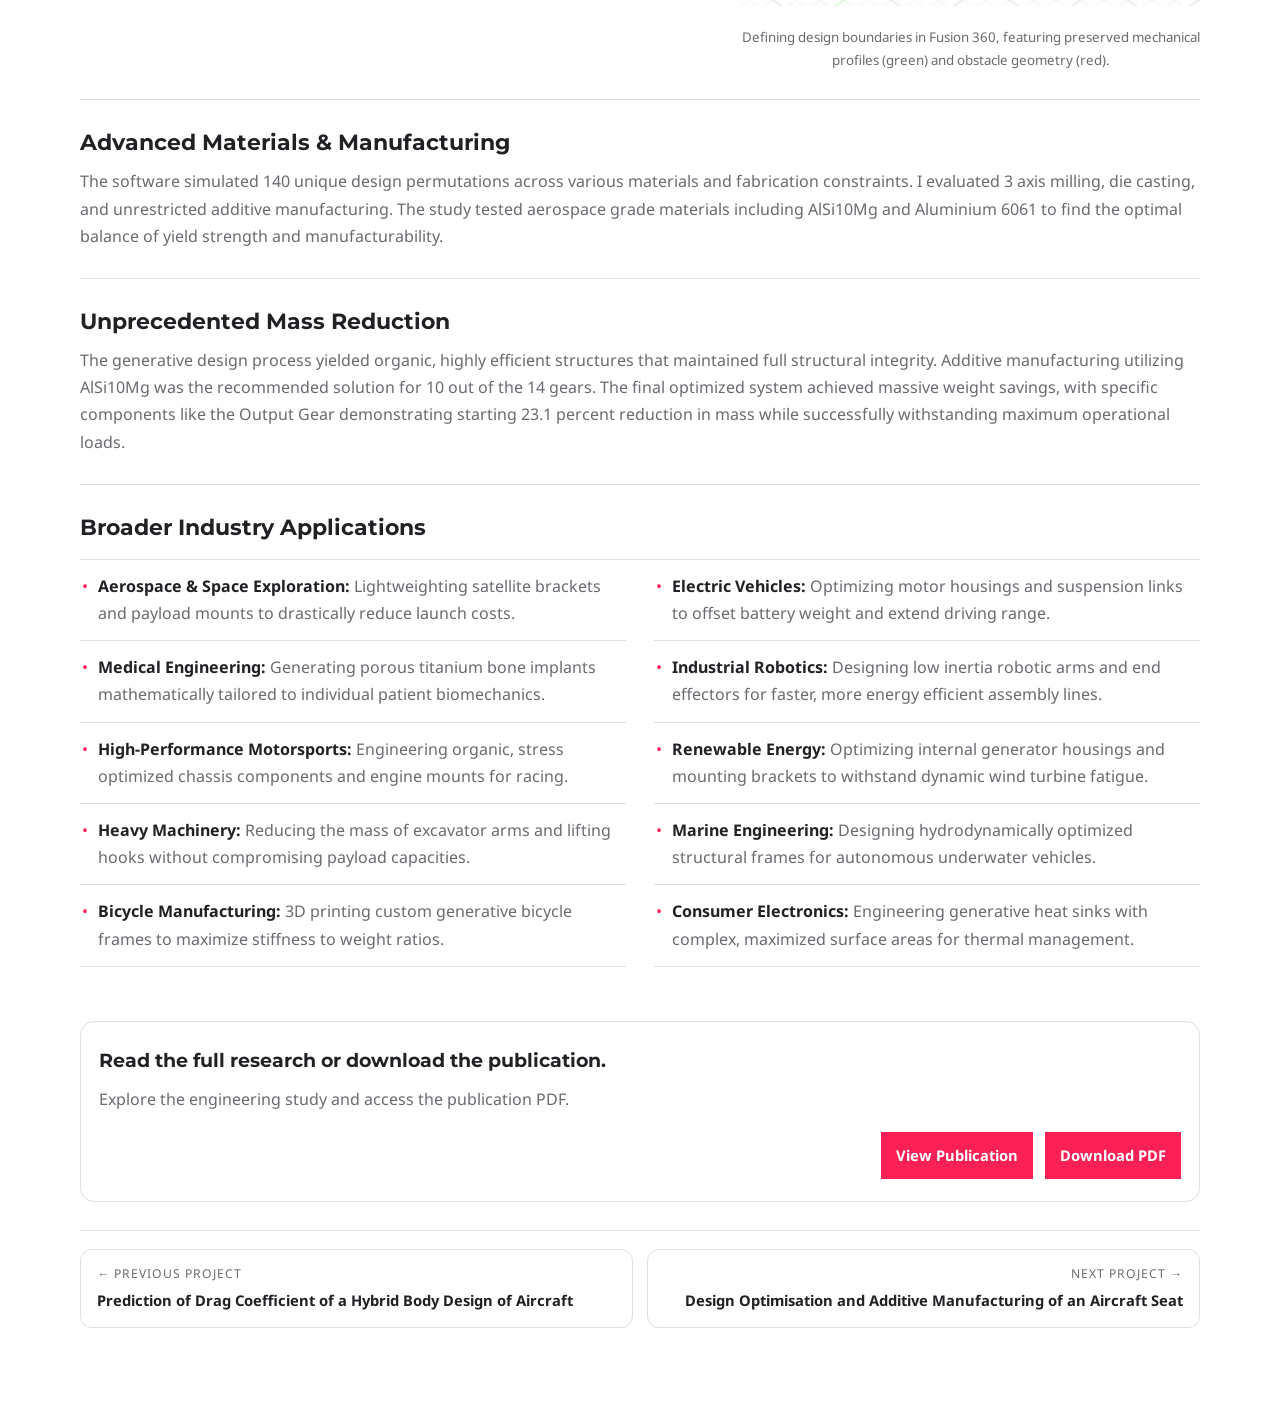
<file: project-three.html>
<!DOCTYPE html>
<html lang="en">
<head>
    <meta charset="UTF-8">
    <meta name="viewport" content="width=device-width, initial-scale=1.0">
    <title>Generative Design of a Car Transmission System | Riya Vasan</title>
    <style>
        :root {
            --bg-color: #05070b;
            --bg-soft: #0d1217;
            --card-bg: #11181f;
            --text-main: #f4f7fb;
            --text-muted: #b3bdc9;
            --accent: #ff8a3d;
            --accent-2: #3aa0ff;
            --border-color: rgba(255, 255, 255, 0.12);
            --bg: #0b1016;
            --bg-2: #111b24;
            --card: #121d27;
            --card-soft: #172430;
            --text: #edf3f9;
            --muted: #b2bec9;
            --border: rgba(255,255,255,0.12);
        }

        * { box-sizing: border-box; }

        html { scroll-behavior: smooth; }

        body {
            margin: 0;
            padding: 0;
            background:
                radial-gradient(circle at top left, rgba(98, 168, 255, 0.16), transparent 18%),
                radial-gradient(circle at right bottom, rgba(255, 138, 61, 0.12), transparent 20%),
                linear-gradient(180deg, var(--bg) 0%, var(--bg-2) 100%);
            color: var(--text);
            font-family: 'Segoe UI', Roboto, Helvetica, Arial, sans-serif;
            line-height: 1.6;
        }

        .container {
            width: min(100%, 1700px);
            margin: 0 auto;
            padding: 18px 18px 40px;
        }

        .page-wrap {
            width: min(100%, 1700px);
            margin: 0 auto;
            padding: 18px 18px 40px;
        }

        .topbar {
            display: flex;
            align-items: center;
            justify-content: space-between;
            margin-bottom: 10px;
            position: sticky;
            top: 0;
            z-index: 50;
            padding: 10px 0;
            background: rgba(11,16,22,0.94);
            backdrop-filter: blur(10px);
            border-bottom: 1px solid var(--border);
        }

        .back-link {
            color: var(--muted);
            text-decoration: none;
            font-weight: 700;
            font-size: 0.96rem;
        }

        .back-link:hover { color: var(--accent-2); }

        .project-board {
            background: linear-gradient(145deg, rgba(30,37,42,0.98), rgba(19,24,28,0.99));
            border: 1px solid var(--border-color);
            border-radius: 24px;
            box-shadow: 0 26px 60px rgba(0,0,0,0.3), inset 0 1px rgba(255,255,255,0.05);
            padding: clamp(20px, 3vw, 46px);
        }

        .project-heading {
            margin-bottom: 18px;
        }

        .eyebrow {
            margin: 0 0 12px;
            color: var(--text-muted);
            letter-spacing: 0.08em;
            text-transform: uppercase;
            font-size: 0.76rem;
            font-weight: 700;
        }

        .project-subheadline {
            margin: 12px 0 0;
            color: var(--accent);
            font-size: 1.08rem;
            font-weight: 650;
        }

        .project-intro {
            margin: 16px 0 0;
            color: var(--text-muted);
            font-size: 1.02rem;
            max-width: 1200px;
        }

        .tools-methods {
            margin: 18px 0 10px;
            color: var(--text-main);
            font-size: 0.8rem;
            letter-spacing: 0.08em;
            text-transform: uppercase;
            font-weight: 700;
        }

        .tech-stack {
            display: flex;
            flex-wrap: wrap;
            gap: 8px;
            margin-top: 18px;
        }

        .tech-tag {
            display: inline-block;
            padding: 6px 10px;
            border: 1px solid rgba(98, 168, 255, 0.3);
            border-radius: 999px;
            background: rgba(98, 168, 255, 0.08);
            color: #cfe0ff;
            font-size: 0.8rem;
            font-weight: 600;
            line-height: 1.3;
        }

        .case-row {
            display: grid;
            grid-template-columns: minmax(0, 1.15fr) minmax(300px, 0.85fr);
            gap: clamp(20px, 4vw, 40px);
            align-items: center;
            margin-top: 26px;
            padding: clamp(18px, 2.5vw, 24px);
            border: 1px solid rgba(255,255,255,0.08);
            border-radius: 14px;
            background: rgba(255,255,255,0.018);
            box-shadow: 0 10px 24px rgba(0,0,0,0.14);
        }

        .hero-row {
            grid-template-columns: minmax(220px, 0.5fr) minmax(0, 1.5fr);
        }

        .case-copy {
            display: flex;
            flex-direction: column;
            justify-content: center;
        }

        .case-copy h2 {
            margin: 0 0 12px;
            font-size: 1.35rem;
            line-height: 1.3;
        }

        .case-copy p {
            margin: 0 0 12px;
            color: var(--text-muted);
        }

        .metric-line {
            display: flex;
            align-items: baseline;
            flex-wrap: wrap;
            gap: 10px;
            margin-top: 12px;
        }

        .metric-value {
            color: #000;
            font-size: 1rem;
            font-weight: 700;
            line-height: inherit;
        }

        .metric-label {
            color: var(--text-muted);
            font-size: 0.9rem;
            text-transform: uppercase;
            letter-spacing: 0.06em;
        }

        .figure-card {
            margin: 0;
            background: linear-gradient(180deg, rgba(18, 29, 39, 0.98), rgba(14, 20, 26, 0.98));
            border: 1px solid var(--border-color);
            border-radius: 18px;
            box-shadow: 0 12px 20px rgba(0,0,0,0.2), inset 0 1px 0 rgba(255,255,255,0.04);
            padding: 12px;
            width: 100%;
        }

        .hero-figure {
            width: 100%;
            justify-self: start;
        }

        .figure-card img,
        .figure-card video {
            display: block;
            width: 100%;
            border-radius: 10px;
            border: 1px solid var(--border-color);
            background: #1a2330;
        }

        .figure-card video {
            height: auto;
            max-height: 560px;
            object-fit: initial;
            background: transparent;
            border: 2px solid rgba(98, 168, 255, 0.55);
        }

        .figure-card figcaption {
            margin-top: 8px;
            font-size: 0.9rem;
            color: var(--text-muted);
            text-align: center;
            line-height: 1.4;
        }

        .project-page {
            padding: clamp(20px, 3vw, 46px);
            border: 1px solid var(--border);
            border-radius: 24px;
            background: linear-gradient(145deg, rgba(30,37,42,0.98), rgba(19,24,28,0.99));
            box-shadow: 0 26px 60px rgba(0,0,0,0.3), inset 0 1px rgba(255,255,255,0.05);
        }

        .back-nav {
            margin-bottom: 14px;
        }

        .back-nav a {
            color: var(--muted);
            text-decoration: none;
            font-weight: 700;
            transition: color 160ms ease;
        }

        .back-nav a:hover { color: var(--accent-2); }

        .project-header {
            padding-bottom: 20px;
            border-bottom: 1px solid var(--border-color);
        }

        h1 {
            margin: 0;
            font-size: clamp(2.15rem, 2vw + 1.3rem, 3.8rem);
            font-weight: 800;
            line-height: 1.08;
            letter-spacing: -0.04em;
        }

        .subtitle {
            margin: 12px 0 0;
            color: var(--accent);
            font-size: 1.08rem;
            font-weight: 650;
        }

        .tag-row {
            display: flex;
            flex-wrap: wrap;
            gap: 8px;
            margin-top: 18px;
        }

        .tag {
            display: inline-block;
            padding: 6px 10px;
            border: 1px solid rgba(98, 168, 255, 0.3);
            border-radius: 999px;
            background: rgba(98, 168, 255, 0.08);
            color: #cfe0ff;
            font-size: 0.8rem;
            font-weight: 600;
            line-height: 1.3;
        }

        .meta-tags {
            display: flex;
            flex-wrap: wrap;
            gap: 8px;
            margin-top: 10px;
        }

        .meta-tag {
            display: inline-block;
            padding: 5px 10px;
            border: 1px solid rgba(255, 138, 61, 0.28);
            border-radius: 999px;
            background: rgba(255, 138, 61, 0.08);
            color: #ffd5b5;
            font-size: 0.76rem;
            line-height: 1.3;
        }

        .section {
            margin-top: 26px;
            padding: clamp(18px, 2.5vw, 24px);
            border: 1px solid rgba(255,255,255,0.08);
            border-radius: 14px;
            background: rgba(255,255,255,0.018);
            box-shadow: 0 10px 24px rgba(0,0,0,0.14);
        }

        .section h2 {
            margin: 0 0 12px;
            font-size: 1.35rem;
            line-height: 1.3;
        }

        .section p {
            margin: 0 0 12px;
            color: var(--text-muted);
        }

        .section p:last-child {
            margin-bottom: 0;
        }

        .application-grid {
            display: grid;
            grid-template-columns: repeat(2, minmax(0, 1fr));
            gap: 0 28px;
            margin: 18px 0 0;
            padding: 0;
            list-style: none;
            border-top: 1px solid var(--border-color);
        }

        .application-grid li {
            position: relative;
            padding: 13px 0 13px 18px;
            border-bottom: 1px solid var(--border-color);
            color: var(--text-muted);
        }

        .application-grid li::before {
            position: absolute;
            left: 2px;
            color: var(--accent);
            content: "•";
        }

        .application-grid strong { color: var(--text-main); }

        img {
            max-width: 100%;
            height: auto;
            border-radius: 8px;
            border: 1px solid var(--border-color);
            display: block;
            margin: 20px auto;
        }

        small {
            color: var(--text-muted);
            text-align: center;
            display: block;
            margin-top: 8px;
        }

        .publication-card {
            margin-top: 26px;
            padding: 22px 18px;
            border: 1px solid var(--border-color);
            border-radius: 14px;
            background: rgba(255,255,255,0.02);
        }

        .publication-card h2 {
            margin: 0 0 10px;
            font-size: 1.2rem;
        }

        .publication-card p {
            margin: 0 0 18px;
            color: var(--text-muted);
        }

        .button-row {
            display: flex;
            flex-wrap: wrap;
            gap: 12px;
            justify-content: flex-end;
        }

        .button {
            display: inline-flex;
            align-items: center;
            justify-content: center;
            min-height: 44px;
            padding: 10px 18px;
            border: 1px solid rgba(58, 160, 255, 0.3);
            border-radius: 8px;
            background: rgba(58, 160, 255, 0.08);
            color: #dfeeff;
            text-decoration: none;
            font-weight: 700;
            transition: background 160ms ease, border-color 160ms ease, transform 160ms ease;
        }

        .button:hover {
            transform: translateY(-1px);
            border-color: rgba(58, 160, 255, 0.6);
            background: rgba(58, 160, 255, 0.14);
        }

        .publication-card .button {
            min-height: 42px;
            padding: 9px 15px;
            border-color: rgba(255, 153, 87, 0.4);
            border-radius: 8px;
            color: #f2c29f;
            background: rgba(255, 138, 61, 0.1);
            font-size: 0.92rem;
        }

        .publication-card .button:hover {
            border-color: rgba(255, 153, 87, 0.62);
            background: rgba(255, 138, 61, 0.17);
        }

        .project-nav {
            display: grid;
            grid-template-columns: 1fr 1fr;
            gap: 14px;
            margin-top: 30px;
        }

        .project-nav a {
            display: flex;
            flex-direction: column;
            gap: 4px;
            padding: 14px 16px;
            border: 1px solid var(--border);
            border-radius: 12px;
            background: rgba(255,255,255,0.03);
            color: var(--text);
            font-size: 0.92rem;
            text-decoration: none;
            transition: border-color 0.18s ease, transform 0.18s ease, background 0.18s ease;
        }

        .project-nav a:hover {
            transform: translateY(-1px);
            border-color: rgba(58,160,255,0.6);
            background: rgba(58,160,255,0.08);
        }

        .project-nav .nav-direction {
            color: var(--muted);
            font-size: 0.76rem;
            letter-spacing: 0.08em;
            text-transform: uppercase;
        }

        .project-nav .nav-title { font-weight: 700; }
        .project-nav .previous-project { grid-column: 1; }
        .project-nav .next-project { grid-column: 2; text-align: right; }

        @media (max-width: 850px) {
            .case-row {
                grid-template-columns: 1fr;
            }

            .hero-figure {
                width: 100%;
            }
        }

        @media (max-width: 640px) {
            .container { padding: 12px 12px 28px; }
            .project-page { padding: 16px; }
            .button-row { flex-direction: column; }
            .button { width: 100%; }
            .application-grid { grid-template-columns: 1fr; gap: 0; }
            .project-nav { grid-template-columns: 1fr; }
            .project-nav .previous-project { grid-column: auto; }
            .project-nav .next-project { grid-column: auto; text-align: left; }
        }
    </style>
    <link rel="preconnect" href="https://fonts.googleapis.com">
    <link rel="preconnect" href="https://fonts.gstatic.com" crossorigin>
    <link href="https://fonts.googleapis.com/css2?family=Montserrat:wght@500;600;700;800&family=Noto+Sans:wght@400;500;600;700&display=swap" rel="stylesheet">
    <link rel="stylesheet" href="portfolio-project-theme.css">
</head>
<body>
    <main class="page-wrap">
        <div class="topbar">
            <a href="./" class="back-link">← Back to Portfolio</a>
        </div>

        <article class="project-board">
            <header class="project-heading">
                <p class="eyebrow">Generative Design</p>
                <h1>Generative Design of a Car Transmission System</h1>
                <p class="project-subheadline">AI-Driven Optimization &amp; Design for Additive Manufacturing (DfAM)</p>
                <p class="project-intro">A lightweight transmission redesign using generative algorithms, kinematic load modeling, and additive manufacturing to minimize mass while preserving structural integrity and functional performance.</p>
                <p class="tools-methods">Tools &amp; Methods</p>
                <div class="tech-stack" aria-label="Tools and methods">
                    <span class="tech-tag">ANSYS Fluent</span>
                    <span class="tech-tag">SolidWorks</span>
                    <span class="tech-tag">Autodesk Fusion 360</span>
                    <span class="tech-tag">Generative Design</span>
                    <span class="tech-tag">Additive Manufacturing</span>
                    <span class="tech-tag">CFD</span>
                    <span class="tech-tag">RSM</span>
                    <span class="tech-tag">ANOVA</span>
                    <span class="tech-tag">Kinematic Load Modeling</span>
                    <span class="tech-tag">AlSi10Mg</span>
                    <span class="tech-tag">Topology Optimization</span>
                    <span class="tech-tag">FEA</span>
                    <span class="tech-tag">Aerodynamics</span>
                </div>
            </header>

            <section class="case-row hero-row" aria-labelledby="challenge-title">
                <figure class="figure-card hero-figure">
                    <video autoplay muted loop playsinline preload="metadata" aria-label="Generative design gear animation thumbnail">
                        <source src="GDT_GIF.mp4" type="video/mp4">
                        Your browser does not support the video tag.
                    </video>
                    <figcaption>Generative transmission optimization animation showing the iterative lightweighting workflow.</figcaption>
                </figure>
                <div class="case-copy">
                    <h2 id="challenge-title">The Lightweighting Challenge</h2>
                    <p>Heavy rotating masses like gear wheels and transmission shafts drastically impact vehicle fuel consumption and greenhouse gas emissions. Traditional subtractive manufacturing methods severely limit weight reduction due to tool clearance constraints and standard wall thickness requirements.</p>
                    <p>To solve this, I applied generative design and additive manufacturing principles to engineer a highly optimized, lightweight transmission system for commercial 4 wheelers.</p>
                    <div class="metric-line">
                        <span class="metric-value">23.1%</span>
                        <span class="metric-label">mass reduction on output gear</span>
                    </div>
                </div>
            </section>

            <section class="section">
                <div style="display:grid; grid-template-columns: minmax(300px, 0.85fr) minmax(0, 1.15fr); gap: clamp(20px, 4vw, 40px); align-items: center;">
                    <figure style="margin:0;">
                        <img src="figure_1gdt.jpg" alt="Mathematical load distribution diagram calculating rotational speeds and moments across the layshaft and output gears">
                        <small>Mathematical load distribution diagram calculating rotational speeds and moments across the layshaft and output gears.</small>
                    </figure>
                    <div>
                        <h2>Kinematic &amp; Dynamic Load Modeling</h2>
                        <p>Before applying generative algorithms, I established the exact operating environment. I calculated the dynamic torque and moment loads based on a 150 kW engine running at a minimum speed of 800 rpm. This ensured that the Artificial Intelligence had accurate boundary conditions to reinforce regions experiencing high Von Mises stress while stripping away unnecessary material.</p>
                    </div>
                </div>
            </section>

            <section class="section">
                <div style="display:grid; grid-template-columns: minmax(0, 1.15fr) minmax(300px, 0.85fr); gap: clamp(20px, 4vw, 40px); align-items: center;">
                    <div>
                        <h2>AI Optimization &amp; Preserved Geometry</h2>
                        <p>The CAD assembly was exported to Autodesk Fusion 360 for generative design. I isolated critical kinematic features by creating preserved geometry for the gear teeth profiles and keyways, while establishing obstacle geometry to prevent the software from generating material in clearance zones. The algorithm was programmed with a factor of safety limit of 2 and a primary objective to minimize mass.</p>
                    </div>
                    <figure style="margin:0;">
                        <img src="figure_4gdt.jpg" alt="Defining design boundaries in Fusion 360, featuring preserved mechanical profiles and obstacle geometry">
                        <small>Defining design boundaries in Fusion 360, featuring preserved mechanical profiles (green) and obstacle geometry (red).</small>
                    </figure>
                </div>
            </section>

            <section class="section">
                <h2>Advanced Materials &amp; Manufacturing</h2>
                <p>The software simulated 140 unique design permutations across various materials and fabrication constraints. I evaluated 3 axis milling, die casting, and unrestricted additive manufacturing. The study tested aerospace grade materials including AlSi10Mg and Aluminium 6061 to find the optimal balance of yield strength and manufacturability.</p>
            </section>

            <section class="section">
                <h2>Unprecedented Mass Reduction</h2>
                <p>The generative design process yielded organic, highly efficient structures that maintained full structural integrity. Additive manufacturing utilizing AlSi10Mg was the recommended solution for 10 out of the 14 gears. The final optimized system achieved massive weight savings, with specific components like the Output Gear demonstrating starting 23.1 percent reduction in mass while successfully withstanding maximum operational loads.</p>
            </section>

            <section class="section">
                <h2>Broader Industry Applications</h2>
                <ul class="application-grid">
                    <li><strong>Aerospace &amp; Space Exploration:</strong> Lightweighting satellite brackets and payload mounts to drastically reduce launch costs.</li>
                    <li><strong>Electric Vehicles:</strong> Optimizing motor housings and suspension links to offset battery weight and extend driving range.</li>
                    <li><strong>Medical Engineering:</strong> Generating porous titanium bone implants mathematically tailored to individual patient biomechanics.</li>
                    <li><strong>Industrial Robotics:</strong> Designing low inertia robotic arms and end effectors for faster, more energy efficient assembly lines.</li>
                    <li><strong>High-Performance Motorsports:</strong> Engineering organic, stress optimized chassis components and engine mounts for racing.</li>
                    <li><strong>Renewable Energy:</strong> Optimizing internal generator housings and mounting brackets to withstand dynamic wind turbine fatigue.</li>
                    <li><strong>Heavy Machinery:</strong> Reducing the mass of excavator arms and lifting hooks without compromising payload capacities.</li>
                    <li><strong>Marine Engineering:</strong> Designing hydrodynamically optimized structural frames for autonomous underwater vehicles.</li>
                    <li><strong>Bicycle Manufacturing:</strong> 3D printing custom generative bicycle frames to maximize stiffness to weight ratios.</li>
                    <li><strong>Consumer Electronics:</strong> Engineering generative heat sinks with complex, maximized surface areas for thermal management.</li>
                </ul>
            </section>

            <div class="publication-card">
                <h2>Read the full research or download the publication.</h2>
                <p>Explore the engineering study and access the publication PDF.</p>
                <div class="button-row">
                    <a class="button" href="https://doi.org/10.1063/5.0148659" target="_blank" rel="noopener noreferrer" aria-label="View Engineering Publication on the publisher website">View Publication</a>
                    <a class="button" href="Generative Design of Car Transmission System.pdf" download="Generative Design of Car Transmission System.pdf">Download PDF</a>
                </div>
            </div>

            <nav class="project-nav" aria-label="Project navigation">
                <a class="previous-project" href="project-two.html">
                    <span class="nav-direction">← Previous Project</span>
                    <span class="nav-title">Prediction of Drag Coefficient of a Hybrid Body Design of Aircraft</span>
                </a>
                <a class="next-project" href="project-four.html">
                    <span class="nav-direction">Next Project →</span>
                    <span class="nav-title">Design Optimisation and Additive Manufacturing of an Aircraft Seat</span>
                </a>
            </nav>
        </article>
    </main>
</body>
</html>
</file>
<file: portfolio-project-theme.css>
:root {
    --ink: #202124;
    --paper: #fff;
    --soft: #f3f4f5;
    --muted: #696b70;
    --line: #dedfe2;
    --pink: #fb2056;
    --bg: #fff;
    --bg-2: #fff;
    --bg-color: #fff;
    --bg-soft: #f3f4f5;
    --card: #fff;
    --card-bg: #fff;
    --card-soft: #f3f4f5;
    --text: #202124;
    --text-main: #202124;
    --text-muted: #696b70;
    --border: #dedfe2;
    --border-color: #dedfe2;
    --accent: #fb2056;
    --accent-2: #fb2056;
}

* { box-sizing: border-box; }

html {
    scroll-behavior: smooth;
    scroll-padding-top: 88px;
}

body {
    margin: 0;
    background: #fff;
    color: var(--ink);
    font: 400 16px/1.7 'Noto Sans', sans-serif;
}

:is(.page-wrap, .container) {
    width: min(1120px, calc(100% - 48px));
    margin: 0 auto;
    padding: 0 0 80px;
}

:is(.topbar, .back-nav) {
    position: sticky;
    top: 0;
    z-index: 50;
    display: flex;
    align-items: center;
    min-height: 72px;
    margin: 0;
    padding: 0;
    background: rgba(255, 255, 255, .96);
    border-bottom: 1px solid var(--line);
    backdrop-filter: blur(12px);
}

:is(.back-link, .back-nav a) {
    color: var(--ink);
    font-size: .86rem;
    font-weight: 600;
    text-decoration: none;
}

:is(.back-link, .back-nav a):hover { color: var(--pink); }

.page-wrap > .back-link {
    position: sticky;
    top: 0;
    z-index: 50;
    display: block;
    margin: 0;
    padding: 20px 0;
    background: rgba(255, 255, 255, .96);
    border-bottom: 1px solid var(--line);
    backdrop-filter: blur(12px);
}

.project-board {
    padding: 40px 0 0 !important;
    overflow: visible;
    background: transparent !important;
    border: 0 !important;
    border-radius: 0 !important;
    box-shadow: none !important;
}

:is(.project-heading, .project-header) {
    margin: 0 0 34px;
    padding: 0 0 26px;
    border-bottom: 1px solid var(--line);
}

h1 {
    max-width: 900px;
    margin: 0;
    color: var(--ink);
    font: 700 42px/1.2 'Montserrat', sans-serif;
    letter-spacing: 0;
}

:is(h2, h3, .case-copy h2, .content-section h2) {
    color: var(--ink);
    font-family: 'Montserrat', sans-serif;
    letter-spacing: 0;
}

:is(.eyebrow, .tools-header h2, .tools-heading) { color: var(--pink); }

:is(.subtitle, .project-subheadline) {
    color: var(--pink);
    font-weight: 600;
}

:is(.project-intro, .intro, .content-section p, .case-copy p, .section p,
    .feature-panel p, .section-copy p, .metric-label, .image-caption,
    .figure-card figcaption, figcaption) {
    color: var(--muted);
}

:is(.content-section, .section, .case-row, .section-copy, .feature-panel,
    .stats-card) {
    margin-top: 0;
    padding: 28px 0;
    background: transparent !important;
    border: 0 !important;
    border-top: 1px solid var(--line) !important;
    border-radius: 0 !important;
    box-shadow: none !important;
}

:is(.figure-card) {
    padding: 0;
    background: transparent !important;
    border: 0 !important;
    border-radius: 0 !important;
    box-shadow: none !important;
}

:is(figure img, .content-section img, .figure-card img, .figure-card video) {
    border: 0 !important;
    border-radius: 0 !important;
    background: var(--soft);
}

:is(.tag-list li, .tech-tag, .tool) {
    padding: 5px 9px;
    color: var(--ink);
    background: var(--soft);
    border: 0;
    border-radius: 0;
}

:is(.button, .button.primary) {
    padding: 10px 14px;
    color: #fff;
    background: var(--pink);
    border: 1px solid var(--pink);
    border-radius: 0;
}

:is(.button, .button.primary):hover { color: #fff; filter: brightness(.92); }

:is(.project-nav, .project-links) {
    margin-top: 28px;
    padding-top: 18px;
    border-top: 1px solid var(--line);
}

:is(.project-nav a, .project-links a) {
    color: var(--ink);
    text-decoration-color: var(--pink);
    text-underline-offset: 4px;
}

:is(.project-nav a, .project-links a):hover { color: var(--pink); }

.results-callout { border-color: var(--pink); }

.popup-panel {
    color: var(--ink);
    background: #fff;
    border-color: var(--line);
}

@media (max-width: 760px) {
    :is(.page-wrap, .container) {
        width: min(100% - 36px, 560px);
        padding-bottom: 56px;
    }

    .project-board { padding-top: 28px !important; }

    h1 { font-size: 32px; }

    :is(.layout-grid, .visual-stack, .mini-row, .section-grid, .image-gallery,
        .application-grid, .case-row, .split, .gallery, .lattice-gallery,
        .supporting-grid, .project-nav) {
        grid-template-columns: 1fr;
    }

    .section > div[style*="display:grid"] {
        grid-template-columns: 1fr !important;
    }
}

@media (prefers-reduced-motion: reduce) {
    html { scroll-behavior: auto; }
    *, *::before, *::after { transition-duration: .01ms !important; }
}
</file>
